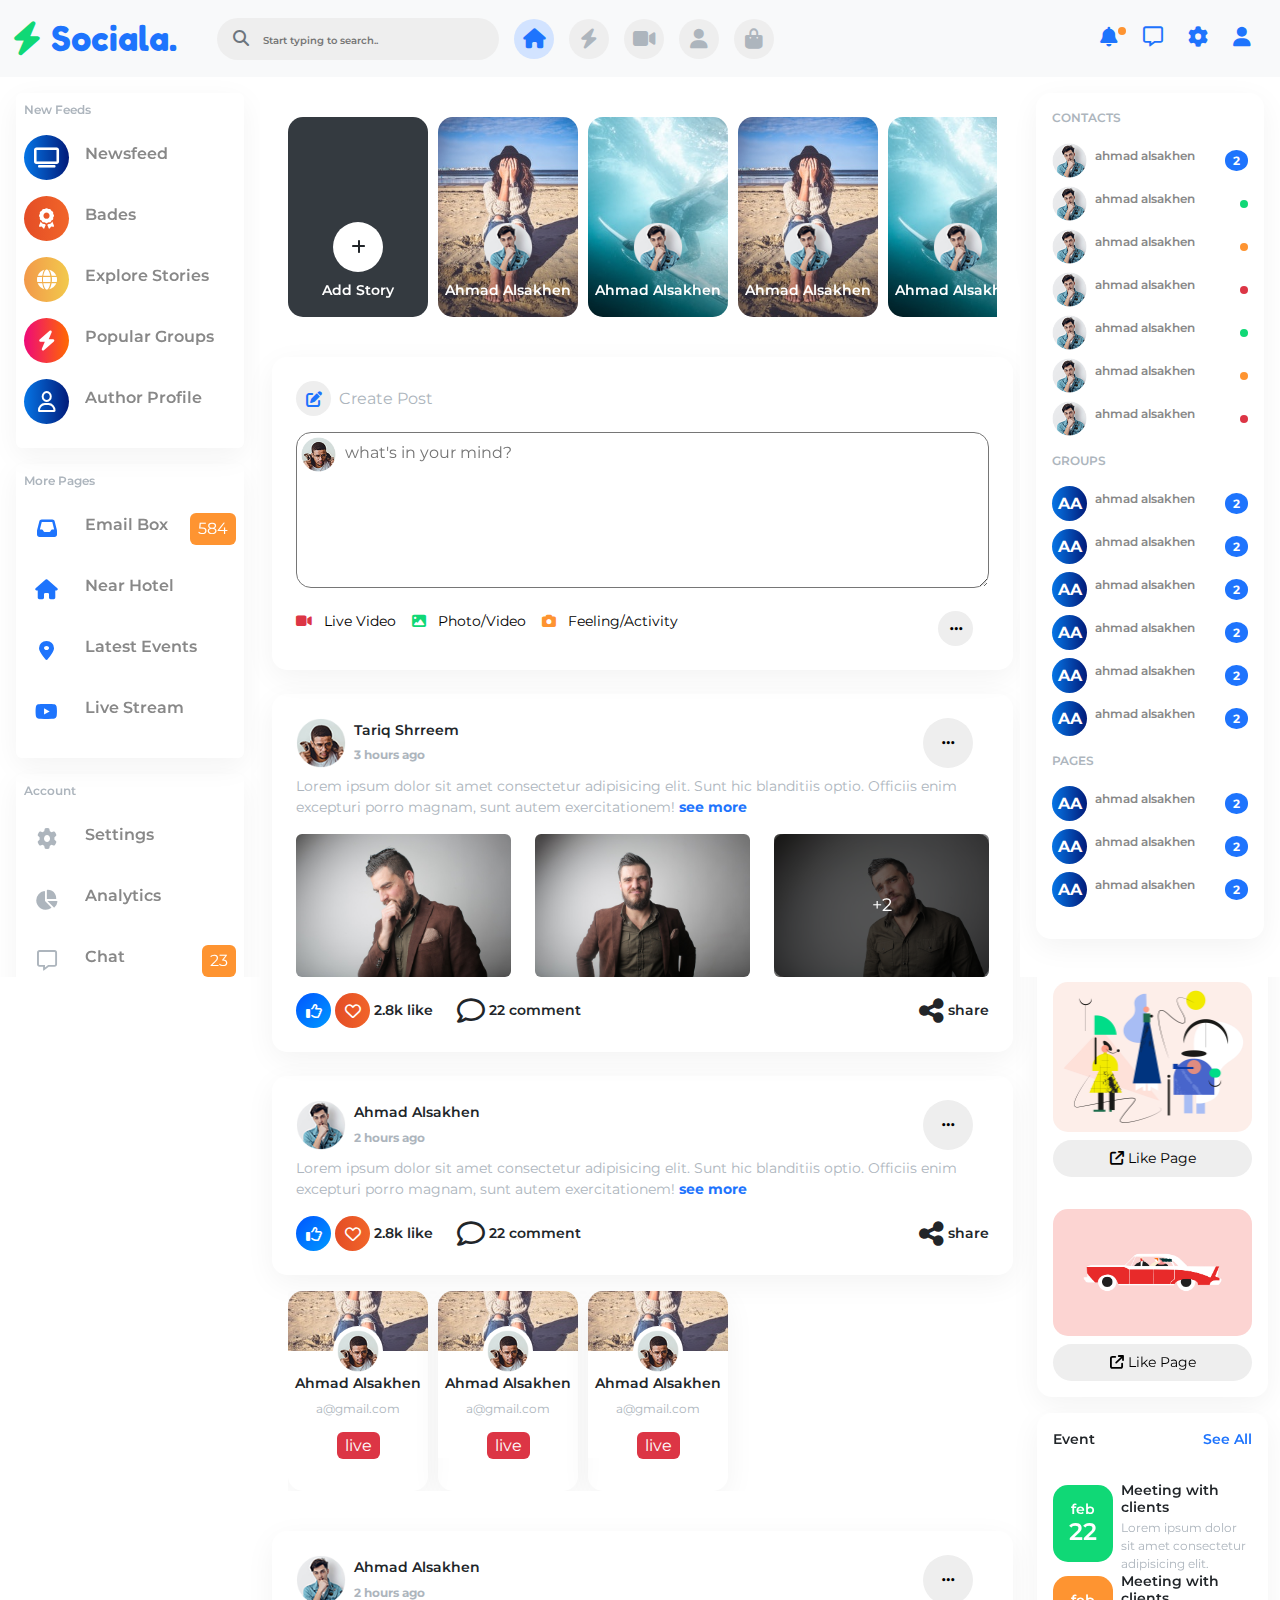
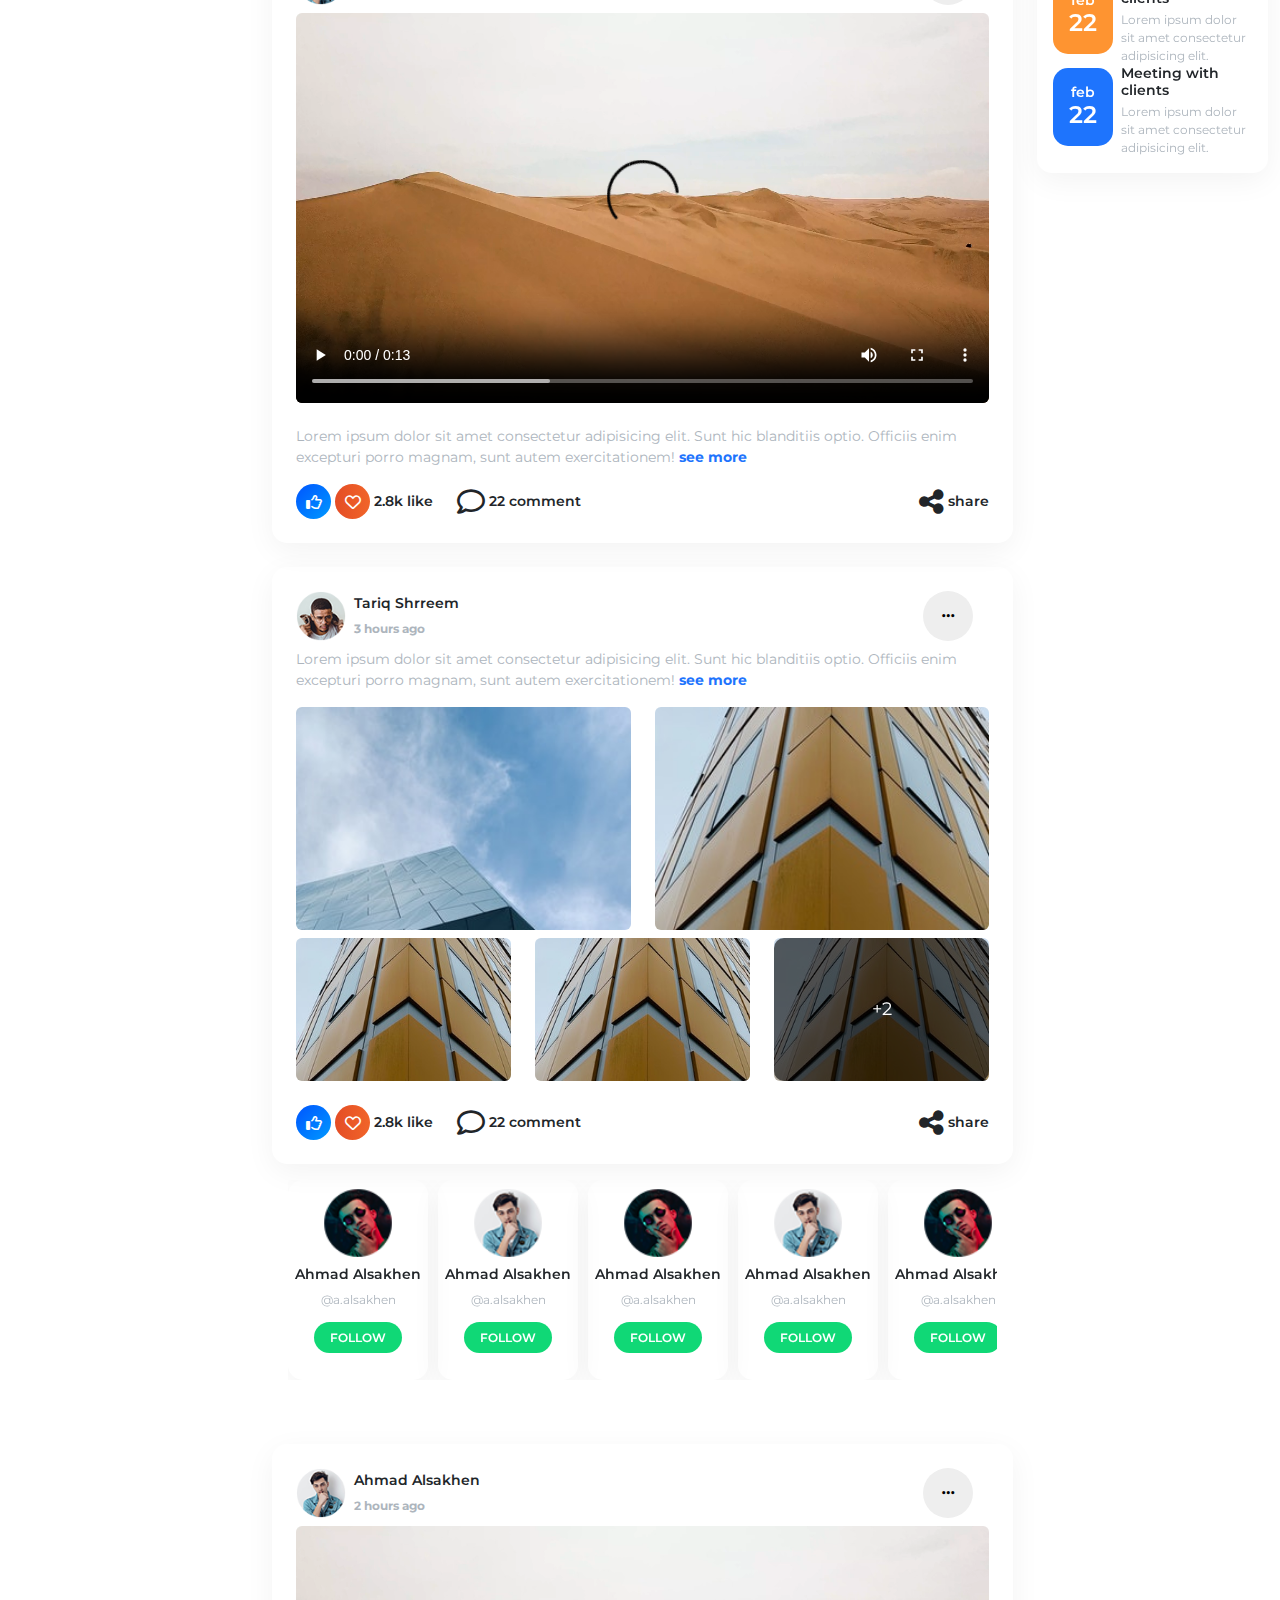
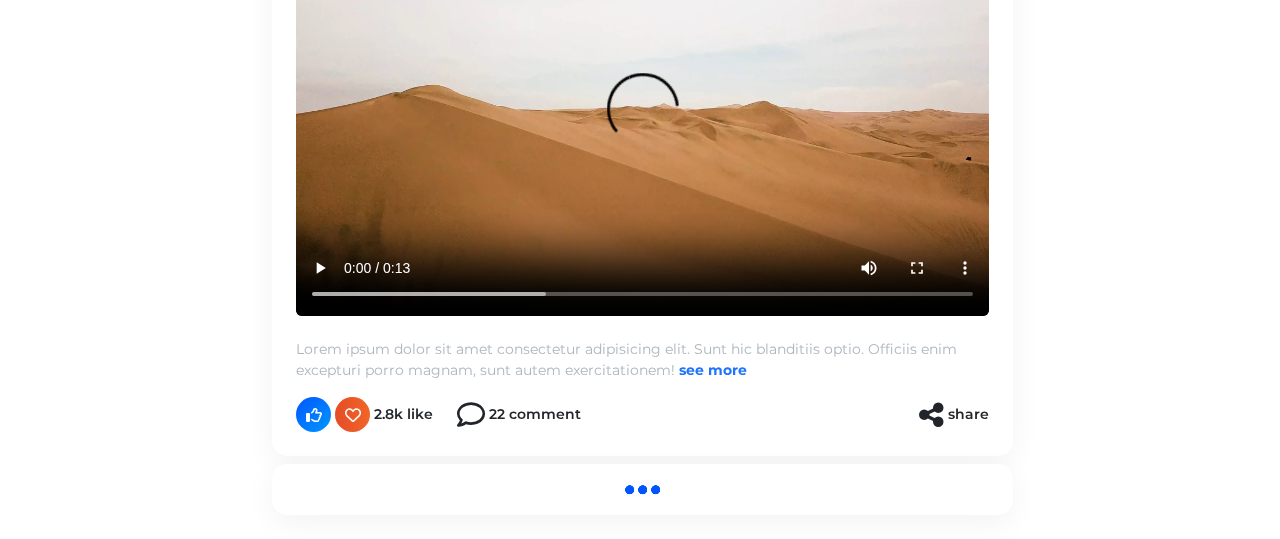
<file: index.html>
<!DOCTYPE html>
<html lang="en">

<head>
    <meta charset="UTF-8">
    <meta http-equiv="X-UA-Compatible" content="IE=edge">
    <meta name="viewport" content="width=device-width, initial-scale=1.0">
    <title>Document</title>
    <!-- bootstrap -->
    <link rel="stylesheet" href="vendor/css/bootstrap.min.css">
    <!-- fontawesome -->
    <link rel="stylesheet" href="vendor/css/all.min.css">
    <!-- owl carousel -->
    <link rel="stylesheet" href="vendor/css/owl.carousel.min.css">
    <link rel="stylesheet" href="vendor/css/owl.theme.default.min.css">
    <!-- lightbox-->
    <link rel="stylesheet" href="vendor/css/lightbox.min.css">
    <!-- customized -->
    <link rel="stylesheet" href="assets/css/style.css">
    <link rel="stylesheet" href="assets/css/navbar.css">
</head>

<body>

    <!-- start navbar -->
    <nav class="navbar navbar-expand-lg bg-light fixed-top">
        <div class="container-fluid justify-content-start">
            <a class="navbar-brand fredoka-font" href="index.html">
                <i class="fa-solid fa-bolt text-success"></i>
                <span class="text-primary">Sociala.</span>
            </a>

            <div class="search d-none d-lg-block d-flex align-items-center bg-gray p-2 rounded-pill ms-4">
                <i class="fa-solid fa-magnifying-glass ms-2 text-secondary"></i>
                <input type="search" class="bg-transparent border-0 mx-sm-2" placeholder="Start typing to search..">
            </div>

            <div class="first-list d-none d-xl-block" id="navbarSupportedContent">
                <ul class="navbar-nav me-auto mb-2 mb-lg-0">
                    <li class="nav-item">
                        <a class="nav-link active" aria-current="page" href="#">
                            <i class="fa-solid fa-house"></i>
                        </a>
                    </li>
                    <li class="nav-item">
                        <a class="nav-link" href="#">
                            <i class="fa-solid fa-bolt"></i>
                        </a>
                    </li>

                    <li class="nav-item">
                        <a class="nav-link" href="#">
                            <i class="fa-solid fa-video"></i>

                        </a>
                    </li>
                    <li class="nav-item">
                        <a class="nav-link" href="#">
                            <i class="fa-solid fa-user"></i>
                        </a>
                    </li>
                    <li class="nav-item">
                        <a class="nav-link" href="#">
                            <i class="fa-solid fa-bag-shopping"></i>
                        </a>
                    </li>
                </ul>
            </div>


            <div class="second-list d-none d-lg-block ms-auto" id="navbarSupportedContent">
                <ul class="navbar-nav me-auto mb-2 mb-lg-0">
                    <li class="nav-item">
                        <a class="nav-link active position-relative" aria-current="page" href="#">
                            <i class="fa-solid fa-bell"></i>
                            <span class="p-1 rounded-circle bg-warning position-absolute"></span>
                        </a>
                    </li>
                    <li class="nav-item">
                        <a class="nav-link" href="#">
                            <i class="fa-regular fa-message message-btn"></i>
                        </a>
                    </li>

                    <li class="nav-item">
                        <a class="nav-link" href="#">
                            <i class="fa-solid fa-gear infinite-rotate"></i>
                        </a>
                    </li>
                    <li class="nav-item">
                        <a class="nav-link" href="#">
                            <i class="fa-solid fa-user"></i>
                        </a>
                    </li>
                </ul>
            </div>


            <div class="third-list d-block d-lg-none ms-auto" id="navbarSupportedContent">
                <ul class="list-unstyled me-auto mb-2 mb-lg-0 d-flex align-items-center">
                    <li class="nav-item">
                        <a class="nav-link active" aria-current="page" href="#">
                            <i class="fa-regular fa-comment"></i>
                        </a>
                    </li>
                    <li class="nav-item">
                        <a class="nav-link" href="#">
                            <i class="fa-solid fa-video"></i>
                        </a>
                    </li>

                    <li class="nav-item">
                        <a class="nav-link" href="#">
                            <i class="fa-solid fa-magnifying-glass"></i>
                        </a>
                    </li>
                    <li class="nav-item">
                        <a class="nav-link" href="#">
                            <button class="offcanva-btn border-0 position-relative" type="button" data-bs-toggle="offcanvas"
                                data-bs-target="#offcanvasExample" aria-controls="offcanvasExample">
                            </button>
                        </a>
                    </li>
                </ul>
            </div>
        </div>
    </nav>

    <div class="offcanvas offcanvas-start d-block d-lg-none" data-bs-scroll="true" data-bs-backdrop="false" tabindex="-1" id="offcanvasExample" aria-labelledby="offcanvasExampleLabel">
        <div class="offcanvas-body">
            <div class="content-card mb-3 p-2 shadow-xss rounded">
                <p class="text-capitalize text-gray">new feeds</p>
                <ul class="list-unstyled">
                    <li class="mb-3">
                        <a href="#" class="d-flex align-items-center">
                            <i class="fa-solid fa-tv bg-blue-gradiant"></i>
                            <h3 class="ms-3">Newsfeed</h3>
                        </a>
                    </li>
                    <li class="mb-3">
                        <a href="#" class="d-flex align-items-center">
                            <i class="fa-solid fa-award bg-red-gradiant"></i>
                            <h3 class="ms-3">Bades</h3>
                        </a>
                    </li>
                    <li class="mb-3">
                        <a href="#" class="d-flex align-items-center">
                            <i class="fa-solid fa-globe bg-gold-gradiant "></i>
                            <h3 class="ms-3">Explore Stories</h3>
                        </a>
                    </li>
                    <li class="mb-3">
                        <a href="#" class="d-flex align-items-center">
                            <i class="fa-solid fa-bolt bg-mini-gradiant"></i>
                            <h3 class="ms-3">Popular Groups</h3>
                        </a>
                    </li>
                    <li class="mb-3">
                        <a href="#" class="d-flex align-items-center">
                            <i class="fa-regular fa-user bg-blue-gradiant"></i>
                            <h3 class="ms-3">Author Profile</h3>
                        </a>
                    </li>
                </ul>
            </div>

            <div class="content-card mb-3 p-2 shadow-xss rounded">
                <p class="text-capitalize text-gray">more pages</p>
                <ul class="list-unstyled">
                    <li class="mb-3">
                        <a href="#" class="d-flex align-items-center">
                            <i class="fa-solid fa-inbox"></i>
                            <h3 class="ms-3">Email Box</h3>
                            <span class="bg-warning text-white ms-auto px-2 py-1 rounded">
                                584
                            </span>
                        </a>
                    </li>
                    <li class="mb-3">
                        <a href="#" class="d-flex align-items-center">
                            <i class="fa-solid fa-house"></i>
                            <h3 class="ms-3">Near Hotel</h3>
                        </a>
                    </li>
                    <li class="mb-3">
                        <a href="#" class="d-flex align-items-center">
                            <i class="fa-solid fa-location-dot"></i>
                            <h3 class="ms-3">Latest Events</h3>
                        </a>
                    </li>
                    <li class="mb-3">
                        <a href="#" class="d-flex align-items-center">
                            <i class="fa-brands fa-youtube"></i>
                            <h3 class="ms-3">Live Stream</h3>
                        </a>
                    </li>
                    
                </ul>
            </div>

            <div class="content-card mb-3 p-2 shadow-xss rounded">
                <p class="text-capitalize text-gray">account</p>
                <ul class="list-unstyled">
                    <li class="mb-3">
                        <a href="#" class="d-flex align-items-center">
                            <i class="fa-solid fa-gear"></i>
                            <h3 class="ms-3">Settings</h3>
                        </a>
                    </li>
                    <li class="mb-3">
                        <a href="#" class="d-flex align-items-center">
                            <i class="fa-solid fa-chart-pie"></i>
                            <h3 class="ms-3">Analytics</h3>
                        </a>
                    </li>
                    <li class="mb-3">
                        <a href="#" class="d-flex align-items-center">
                            <i class="fa-regular fa-message"></i>
                            <h3 class="ms-3">Chat</h3>
                            <span class="bg-warning text-white ms-auto px-2 py-1 rounded">
                                23
                            </span>
                        </a>
                    </li>
                </ul>
            </div>
        </div>
    </div>
    <!-- end navbar -->

    <!-- start sidebar -->
    <aside class="sidebar position-fixed d-none d-lg-block">
        <div class="p-3">
            <div class="content-card mb-3 p-2 shadow-xss rounded">
                <p class="text-capitalize text-gray">new feeds</p>
                <ul class="list-unstyled">
                    <li class="mb-3">
                        <a href="#" class="d-flex align-items-center">
                            <i class="fa-solid fa-tv bg-blue-gradiant"></i>
                            <h3 class="ms-3">Newsfeed</h3>
                        </a>
                    </li>
                    <li class="mb-3">
                        <a href="#" class="d-flex align-items-center">
                            <i class="fa-solid fa-award bg-red-gradiant"></i>
                            <h3 class="ms-3">Bades</h3>
                        </a>
                    </li>
                    <li class="mb-3">
                        <a href="#" class="d-flex align-items-center">
                            <i class="fa-solid fa-globe bg-gold-gradiant "></i>
                            <h3 class="ms-3">Explore Stories</h3>
                        </a>
                    </li>
                    <li class="mb-3">
                        <a href="#" class="d-flex align-items-center">
                            <i class="fa-solid fa-bolt bg-mini-gradiant"></i>
                            <h3 class="ms-3">Popular Groups</h3>
                        </a>
                    </li>
                    <li class="mb-3">
                        <a href="#" class="d-flex align-items-center">
                            <i class="fa-regular fa-user bg-blue-gradiant"></i>
                            <h3 class="ms-3">Author Profile</h3>
                        </a>
                    </li>
                </ul>
            </div>

            <div class="content-card mb-3 p-2 shadow-xss rounded">
                <p class="text-capitalize text-gray">more pages</p>
                <ul class="list-unstyled">
                    <li class="mb-3">
                        <a href="#" class="d-flex align-items-center">
                            <i class="fa-solid fa-inbox"></i>
                            <h3 class="ms-3">Email Box</h3>
                            <span class="bg-warning text-white ms-auto px-2 py-1 rounded">
                                584
                            </span>
                        </a>
                    </li>
                    <li class="mb-3">
                        <a href="#" class="d-flex align-items-center">
                            <i class="fa-solid fa-house"></i>
                            <h3 class="ms-3">Near Hotel</h3>
                        </a>
                    </li>
                    <li class="mb-3">
                        <a href="#" class="d-flex align-items-center">
                            <i class="fa-solid fa-location-dot"></i>
                            <h3 class="ms-3">Latest Events</h3>
                        </a>
                    </li>
                    <li class="mb-3">
                        <a href="#" class="d-flex align-items-center">
                            <i class="fa-brands fa-youtube"></i>
                            <h3 class="ms-3">Live Stream</h3>
                        </a>
                    </li>
                    
                </ul>
            </div>

            <div class="content-card mb-3 p-2 shadow-xss rounded">
                <p class="text-capitalize text-gray">account</p>
                <ul class="list-unstyled">
                    <li class="mb-3">
                        <a href="#" class="d-flex align-items-center">
                            <i class="fa-solid fa-gear"></i>
                            <h3 class="ms-3">Settings</h3>
                        </a>
                    </li>
                    <li class="mb-3">
                        <a href="#" class="d-flex align-items-center">
                            <i class="fa-solid fa-chart-pie"></i>
                            <h3 class="ms-3">Analytics</h3>
                        </a>
                    </li>
                    <li class="mb-3">
                        <a href="#" class="d-flex align-items-center">
                            <i class="fa-regular fa-message"></i>
                            <h3 class="ms-3">Chat</h3>
                            <span class="bg-warning text-white ms-auto px-2 py-1 rounded">
                                23
                            </span>
                        </a>
                    </li>
                </ul>
            </div>
        </div>
    </aside>
    <!-- end sidebar -->

    <!-- start main-content -->
    <section class="main-content">
        <div class="container-fluid container-lg">
            <div class="row mt-4 pb-4">
                <!-- left side -->
                <div class="col-lg-8 col-xl-9 ">
                    <!-- stories -->
                    <div class="p-3">
                        <div class="owl-carousel stories-carousel">
                            <!-- single story -->
                            <div>
                                <div class="content position-absolute bottom-0">
                                    <span class="w50 bg-white d-flex align-items-center justify-content-center m-auto mb-2">
                                        <i class="fa-solid fa-plus"></i>
                                    </span>
                                    <p class="text-white text-capitalize font-xs fw-600">add story</p>
                                </div>
                            </div>
                            <!-- single story -->
                            <div>
                                <img src="assets/images/storeis/s-1.jpg" alt="">
                                <div class="content position-absolute bottom-0">
                                    <img src="assets/images/users/user-8.png" class="w50 m-auto mb-2" alt="">
                                    <p class="text-white text-capitalize font-xs fw-600">ahmad alsakhen</p>
                                </div>
                            </div>
                            <!-- single story -->
                            <div>
                                <img src="assets/images/storeis/s-2.jpg" alt="">
                                <div class="content position-absolute bottom-0">
                                    <img src="assets/images/users/user-8.png" class="w50 m-auto mb-2" alt="">
                                    <p class="text-white text-capitalize font-xs fw-600">ahmad alsakhen</p>
                                </div>
                            </div>
                            <!-- single story -->
                            <div>
                                <img src="assets/images/storeis/s-1.jpg" alt="">
                                <div class="content position-absolute bottom-0">
                                    <img src="assets/images/users/user-8.png" class="w50 m-auto mb-2" alt="">
                                    <p class="text-white text-capitalize font-xs fw-600">ahmad alsakhen</p>
                                </div>
                            </div>
                            <!-- single story -->
                            <div>
                                <img src="assets/images/storeis/s-2.jpg" alt="">
                                <div class="content position-absolute bottom-0">
                                    <img src="assets/images/users/user-8.png" class="w50 m-auto mb-2" alt="">
                                    <p class="text-white text-capitalize font-xs fw-600">ahmad alsakhen</p>
                                </div>
                            </div>
                            <!-- single story -->
                            <div>
                                <img src="assets/images/storeis/s-1.jpg" alt="">
                                <div class="content position-absolute bottom-0">
                                    <img src="assets/images/users/user-8.png" class="w50 m-auto mb-2" alt="">
                                    <p class="text-white text-capitalize font-xs fw-600">ahmad alsakhen</p>
                                </div>
                            </div>
                        </div>
                    </div>
                    <!-- end stories -->

                    <!-- create post -->
                    <div class="rounded-xxl shadow-xss p-4">
                        <div class="d-flex align-items-center">
                            <i class="fa-solid fa-pen-to-square w35 bg-gray center-item text-primary"></i>
                            <span class="text-gray text-capitalize ms-2">create post</span>
                        </div>
                        <div class="mt-3 position-relative">
                            <textarea rows="6" class="w-100 rounded-xxl ps-5 pt-2" placeholder="what's in your mind?"></textarea>
                            <img src="assets/images/users/user-6.png" class="w35 position-absolute" alt="" style="left: 5px; top: 5px;">
                        </div>
                        <div class="d-flex mt-3">
                            <a href="#" class="font-xs me-3">
                                <i class="fa-solid fa-video text-danger"></i>
                                <span class="ms-2 text-capitalize d-none d-md-inline-block">live video</span>
                            </a>
                            <a href="#" class="font-xs me-3">
                                <i class="fa-solid fa-image text-success"></i>
                                <span class="ms-2 text-capitalize d-none d-md-inline-block">photo/video</span>
                            </a>
                            <a href="#" class="font-xs me-3">
                                <i class="fa-solid fa-camera text-warning"></i>
                                <span class="ms-2 text-capitalize d-none d-md-inline-block">Feeling/activity</span>
                            </a>
                            <a href="#" class="font-xs me-3 bg-gray w35 center-item ms-auto">
                                <i class="fa-solid fa-ellipsis"></i>                            
                            </a>
                        </div>
                    </div>
                    <!-- end create post -->

                    <!-- post -->
                    <div class="rounded-xxl shadow-xss p-4 mt-4">
                        <div class="d-flex align-items-center">
                            <img src="assets/images/users/user-6.png" class="w50" alt="user pic">
                            <div class="ms-2">
                                <h3 class="font-xs m-0 text-capitalize fw-600">tariq shrreem</h3>
                                <p class="text-gray fw-bold font-xss mt-2 m-0">3 hours ago</p>
                            </div>
                            <a href="#" class="font-xs me-3 bg-gray w50 center-item ms-auto">
                                <i class="fa-solid fa-ellipsis"></i>                            
                            </a>
                        
                        </div>
                        <p class=" mt-2 text-gray font-xs">
                            Lorem ipsum dolor sit amet consectetur adipisicing elit. Sunt hic blanditiis optio. Officiis enim excepturi porro magnam, sunt autem exercitationem!
                            <a href="#" class="text-primary fw-bold">see more</a>
                        </p>

                        <div class="row">
                            <div class="col-4">
                                <a href="assets/images/t-10.jpg" data-lightbox="roadtrip" class="d-block">
                                    <img src="assets/images/t-10.jpg"  class="img-fluid rounded">
                                </a>
                            </div>
                            <div class="col-4">
                                <a href="assets/images/t-11.jpg" data-lightbox="roadtrip" class="d-block">
                                    <img src="assets/images/t-11.jpg"  class="img-fluid rounded">
                                </a>
                            </div>
                            <div class="col-4">
                                <a href="assets/images/t-12.jpg" data-lightbox="roadtrip" class="position-relative d-block">
                                    <img src="assets/images/t-12.jpg"  class="img-fluid rounded">
                                    <div class=" img-overlay">
                                        +2
                                    </div>
                                </a>
                            </div>
                        </div>
                        <div class="d-flex mt-3 align-items-center">
                            <div class="d-flex align-items-center">
                                <i class="fa-regular fa-thumbs-up text-white bg-primary-gradiant w35 center-item"></i>
                                <i class="fa-regular fa-heart text-white bg-red-gradiant w35 center-item ms-1"></i>
                                <span class="ms-1 fw-600 font-xs d-none d-md-inline-block">2.8k like</span>
                            </div>
                            <div class="ms-4 d-flex align-items-center">
                                <i class="fa-regular fa-comment fs-3"></i>
                                <span class="fw-600 ms-1 font-xs d-none d-md-inline-block">22 comment</span>
                            </div>
                            <div class="ms-auto d-flex align-items-center">
                                <i class="fa-solid fa-share-nodes fs-3"></i>
                                <span class="fw-600 ms-1 font-xs d-none d-md-inline-block">share</span>
                            </div>
                        </div>
                    </div>
                    <!-- end post -->

                    <!-- post -->
                    <div class="rounded-xxl shadow-xss p-4 mt-4">
                        <div class="d-flex align-items-center">
                            <img src="assets/images/users/user-8.png" class="w50" alt="user pic">
                            <div class="ms-2">
                                <h3 class="font-xs m-0 text-capitalize fw-600">ahmad alsakhen</h3>
                                <p class="text-gray fw-bold font-xss mt-2 m-0">2 hours ago</p>
                            </div>
                            <a href="#" class="font-xs me-3 bg-gray w50 center-item ms-auto">
                                <i class="fa-solid fa-ellipsis"></i>                            
                            </a>
                        
                        </div>
                        <p class=" mt-2 text-gray font-xs">
                            Lorem ipsum dolor sit amet consectetur adipisicing elit. Sunt hic blanditiis optio. Officiis enim excepturi porro magnam, sunt autem exercitationem!
                            <a href="#" class="text-primary fw-bold">see more</a>
                        </p>
                        <div class="d-flex mt-3 align-items-center">
                            <div class="d-flex align-items-center">
                                <i class="fa-regular fa-thumbs-up text-white bg-primary-gradiant w35 center-item"></i>
                                <i class="fa-regular fa-heart text-white bg-red-gradiant w35 center-item ms-1"></i>
                                <span class="ms-1 fw-600 font-xs d-none d-md-inline-block">2.8k like</span>
                            </div>
                            <div class="ms-4 d-flex align-items-center">
                                <i class="fa-regular fa-comment fs-3"></i>
                                <span class="fw-600 ms-1 font-xs d-none d-md-inline-block">22 comment</span>
                            </div>
                            <div class="ms-auto d-flex align-items-center">
                                <i class="fa-solid fa-share-nodes fs-3"></i>
                                <span class="fw-600 ms-1 font-xs d-none d-md-inline-block">share</span>
                            </div>
                        </div>
                    </div>
                    <!-- end post -->

                    <!-- lives -->
                    <div class="p-3">
                        <div class="owl-carousel lives-carousel">
                            <!-- single live -->
                            <div class="h-100">
                                <div class="top-section">
                                    <img src="assets/images/storeis/s-1.jpg" alt="">
                                </div>
                                <div class="bottom-section bg-white text-center position-relative">
                                    <div class="w50 bg-white p-1 position-absolute user-image">
                                        <img src="assets/images/users/user-6.png" class="img-fluid" alt="">
                                    </div>
                                    <div class="pt-4">
                                        <h3 class="font-xs fw-600 text-capitalize">ahmad alsakhen</h3>
                                        <span class="text-gray font-xss d-block mb-3">a@gmail.com</span>
                                        <a href="#" class="bg-danger px-2 py-1 text-white rounded text-xss">live</a>
                                    </div>
                                </div>
                            </div>
                            <!-- single live -->
                            <!-- single live -->
                            <div class="h-100">
                                <div class="top-section">
                                    <img src="assets/images/storeis/s-1.jpg" alt="">
                                </div>
                                <div class="bottom-section bg-white text-center position-relative">
                                    <div class="w50 bg-white p-1 position-absolute user-image">
                                        <img src="assets/images/users/user-6.png" class="img-fluid" alt="">
                                    </div>
                                    <div class="pt-4">
                                        <h3 class="font-xs fw-600 text-capitalize">ahmad alsakhen</h3>
                                        <span class="text-gray font-xss d-block mb-3">a@gmail.com</span>
                                        <a href="#" class="bg-danger px-2 py-1 text-white rounded text-xss">live</a>
                                    </div>
                                </div>
                            </div>
                            <!-- single live -->
                            <!-- single live -->
                            <div class="h-100">
                                <div class="top-section">
                                    <img src="assets/images/storeis/s-1.jpg" alt="">
                                </div>
                                <div class="bottom-section bg-white text-center position-relative">
                                    <div class="w50 bg-white p-1 position-absolute user-image">
                                        <img src="assets/images/users/user-6.png" class="img-fluid" alt="">
                                    </div>
                                    <div class="pt-4">
                                        <h3 class="font-xs fw-600 text-capitalize">ahmad alsakhen</h3>
                                        <span class="text-gray font-xss d-block mb-3">a@gmail.com</span>
                                        <a href="#" class="bg-danger px-2 py-1 text-white rounded text-xss">live</a>
                                    </div>
                                </div>
                            </div>
                            <!-- single live -->
                        </div>
                    </div>
                    <!-- end lives -->
                    <!-- post -->
                    <div class="rounded-xxl shadow-xss p-4 mt-4">
                        <div class="d-flex align-items-center pb-2">
                            <img src="assets/images/users/user-8.png" class="w50" alt="user pic">
                            <div class="ms-2">
                                <h3 class="font-xs m-0 text-capitalize fw-600">ahmad alsakhen</h3>
                                <p class="text-gray fw-bold font-xss mt-2 m-0">2 hours ago</p>
                            </div>
                            <a href="#" class="font-xs me-3 bg-gray w50 center-item ms-auto">
                                <i class="fa-solid fa-ellipsis"></i>                            
                            </a>
                        
                        </div>
                        <video src="assets/videos/desert_video.mp4" width="100%" class="rounded" controls ></video>
                        <p class=" mt-2 text-gray font-xs pt-2">
                            Lorem ipsum dolor sit amet consectetur adipisicing elit. Sunt hic blanditiis optio. Officiis enim excepturi porro magnam, sunt autem exercitationem!
                            <a href="#" class="text-primary fw-bold">see more</a>
                        </p>
                        <div class="d-flex mt-3 align-items-center">
                            <div class="d-flex align-items-center">
                                <i class="fa-regular fa-thumbs-up text-white bg-primary-gradiant w35 center-item"></i>
                                <i class="fa-regular fa-heart text-white bg-red-gradiant w35 center-item ms-1"></i>
                                <span class="ms-1 fw-600 font-xs d-none d-md-inline-block">2.8k like</span>
                            </div>
                            <div class="ms-4 d-flex align-items-center">
                                <i class="fa-regular fa-comment fs-3"></i>
                                <span class="fw-600 ms-1 font-xs d-none d-md-inline-block">22 comment</span>
                            </div>
                            <div class="ms-auto d-flex align-items-center">
                                <i class="fa-solid fa-share-nodes fs-3"></i>
                                <span class="fw-600 ms-1 font-xs d-none d-md-inline-block">share</span>
                            </div>
                        </div>
                    </div>
                    <!-- end post -->

                    
                    <!-- post -->
                    <div class="rounded-xxl shadow-xss p-4 mt-4">
                        <div class="d-flex align-items-center">
                            <img src="assets/images/users/user-6.png" class="w50" alt="user pic">
                            <div class="ms-2">
                                <h3 class="font-xs m-0 text-capitalize fw-600">tariq shrreem</h3>
                                <p class="text-gray fw-bold font-xss mt-2 m-0">3 hours ago</p>
                            </div>
                            <a href="#" class="font-xs me-3 bg-gray w50 center-item ms-auto">
                                <i class="fa-solid fa-ellipsis"></i>                            
                            </a>
                        
                        </div>
                        <p class=" mt-2 text-gray font-xs">
                            Lorem ipsum dolor sit amet consectetur adipisicing elit. Sunt hic blanditiis optio. Officiis enim excepturi porro magnam, sunt autem exercitationem!
                            <a href="#" class="text-primary fw-bold">see more</a>
                        </p>

                        <div class="row">
                            <div class="col-6 mb-2">
                                <a href="assets/images/buildings/t-21.jpg" data-lightbox="buildings" class="d-block">
                                    <img src="assets/images/buildings/t-21.jpg"  class="img-fluid w-100 rounded">
                                </a>
                            </div>
                            <div class="col-6 mb-2">
                                <a href="assets/images/buildings/t-22.jpg" data-lightbox="buildings" class="d-block">
                                    <img src="assets/images/buildings/t-22.jpg"  class="img-fluid w-100 rounded">
                                </a>
                            </div>
                            <div class="col-4 mb-2">
                                <a href="assets/images/buildings/t-22.jpg" data-lightbox="buildings" class="d-block">
                                    <img src="assets/images/buildings/t-22.jpg"  class="img-fluid w-100 rounded">
                                </a>
                            </div>
                            <div class="col-4 mb-2">
                                <a href="assets/images/buildings/t-22.jpg" data-lightbox="buildings" class="d-block">
                                    <img src="assets/images/buildings/t-22.jpg"  class="img-fluid w-100 rounded">
                                </a>
                            </div>
                            <div class="col-4 mb-2">
                                <a href="assets/images/buildings/t-36.jpg" data-lightbox="buildings" class="position-relative d-block">
                                    <img src="assets/images/buildings/t-22.jpg"  class="img-fluid w-100 rounded">
                                    <div class=" img-overlay">
                                        +2
                                    </div>
                                </a>
                            </div>
                        </div>
                        <div class="d-flex mt-3 align-items-center">
                            <div class="d-flex align-items-center">
                                <i class="fa-regular fa-thumbs-up text-white bg-primary-gradiant w35 center-item"></i>
                                <i class="fa-regular fa-heart text-white bg-red-gradiant w35 center-item ms-1"></i>
                                <span class="ms-1 fw-600 font-xs d-none d-md-inline-block">2.8k like</span>
                            </div>
                            <div class="ms-4 d-flex align-items-center">
                                <i class="fa-regular fa-comment fs-3"></i>
                                <span class="fw-600 ms-1 font-xs d-none d-md-inline-block">22 comment</span>
                            </div>
                            <div class="ms-auto d-flex align-items-center">
                                <i class="fa-solid fa-share-nodes fs-3"></i>
                                <span class="fw-600 ms-1 font-xs d-none d-md-inline-block">share</span>
                            </div>
                        </div>
                    </div>
                    <!-- end post -->

                    
                    <!-- following carousel -->
                    <div class="p-3">
                        <div class="owl-carousel follows-carousel">
                            <!-- single follow -->
                            <div class="h-100 text-center py-2">
                                <img src="assets/images/users/user-7.png" class="w-50 m-auto" alt="">
                                <h3 class="font-xs pt-2 fw-600 text-capitalize">ahmad alsakhen</h3>
                                <p class="text-gray font-xss">@a.alsakhen</p>
                                <a href="#" class="text-uppercase bg-success font-xss text-white fw-600 px-3 py-2 rounded-pill">follow</a>
                            </div>
                            <!-- single follow -->
                            <!-- single follow -->
                            <div class="h-100 text-center py-2">
                                <img src="assets/images/users/user-8.png" class="w-50 m-auto" alt="">
                                <h3 class="font-xs pt-2 fw-600 text-capitalize">ahmad alsakhen</h3>
                                <p class="text-gray font-xss">@a.alsakhen</p>
                                <a href="#" class="text-uppercase bg-success font-xss text-white fw-600 px-3 py-2 rounded-pill">follow</a>
                            </div>
                            <!-- single follow -->
                            <!-- single follow -->
                            <div class="h-100 text-center py-2">
                                <img src="assets/images/users/user-7.png" class="w-50 m-auto" alt="">
                                <h3 class="font-xs pt-2 fw-600 text-capitalize">ahmad alsakhen</h3>
                                <p class="text-gray font-xss">@a.alsakhen</p>
                                <a href="#" class="text-uppercase bg-success font-xss text-white fw-600 px-3 py-2 rounded-pill">follow</a>
                            </div>
                            <!-- single follow -->
                                <!-- single follow -->
                                <div class="h-100 text-center py-2">
                                    <img src="assets/images/users/user-8.png" class="w-50 m-auto" alt="">
                                    <h3 class="font-xs pt-2 fw-600 text-capitalize">ahmad alsakhen</h3>
                                    <p class="text-gray font-xss">@a.alsakhen</p>
                                    <a href="#" class="text-uppercase bg-success font-xss text-white fw-600 px-3 py-2 rounded-pill">follow</a>
                                </div>
                                <!-- single follow -->
                                    <!-- single follow -->
                            <div class="h-100 text-center py-2">
                                <img src="assets/images/users/user-7.png" class="w-50 m-auto" alt="">
                                <h3 class="font-xs pt-2 fw-600 text-capitalize">ahmad alsakhen</h3>
                                <p class="text-gray font-xss">@a.alsakhen</p>
                                <a href="#" class="text-uppercase bg-success font-xss text-white fw-600 px-3 py-2 rounded-pill">follow</a>
                            </div>
                            <!-- single follow -->
                        </div>
                    </div>
                    <!-- end following carousel -->

                    <!-- post -->
                    <div class="rounded-xxl shadow-xss p-4 mt-4">
                        <div class="d-flex align-items-center pb-2">
                            <img src="assets/images/users/user-8.png" class="w50" alt="user pic">
                            <div class="ms-2">
                                <h3 class="font-xs m-0 text-capitalize fw-600">ahmad alsakhen</h3>
                                <p class="text-gray fw-bold font-xss mt-2 m-0">2 hours ago</p>
                            </div>
                            <a href="#" class="font-xs me-3 bg-gray w50 center-item ms-auto">
                                <i class="fa-solid fa-ellipsis"></i>                            
                            </a>
                        
                        </div>
                        <video src="assets/videos/desert_video.mp4" width="100%" class="rounded" controls ></video>
                        <p class=" mt-2 text-gray font-xs pt-2">
                            Lorem ipsum dolor sit amet consectetur adipisicing elit. Sunt hic blanditiis optio. Officiis enim excepturi porro magnam, sunt autem exercitationem!
                            <a href="#" class="text-primary fw-bold">see more</a>
                        </p>
                        <div class="d-flex mt-3 align-items-center">
                            <div class="d-flex align-items-center">
                                <i class="fa-regular fa-thumbs-up text-white bg-primary-gradiant w35 center-item"></i>
                                <i class="fa-regular fa-heart text-white bg-red-gradiant w35 center-item ms-1"></i>
                                <span class="ms-1 fw-600 font-xs d-none d-md-inline-block">2.8k like</span>
                            </div>
                            <div class="ms-4 d-flex align-items-center">
                                <i class="fa-regular fa-comment fs-3"></i>
                                <span class="fw-600 ms-1 font-xs d-none d-md-inline-block">22 comment</span>
                            </div>
                            <div class="ms-auto d-flex align-items-center">
                                <i class="fa-solid fa-share-nodes fs-3"></i>
                                <span class="fw-600 ms-1 font-xs d-none d-md-inline-block">share</span>
                            </div>
                        </div>
                    </div>
                    <!-- end post -->
                    <!-- loader -->
                    <div class="bg-white p-3 shadow-xss d-flex justify-content-center rounded-xxl mt-2">
                        <div class="dots"></div>
                    </div>
                </div>
                <!-- right side -->
                <div class="col-lg-4 col-xl-3">
                    <!-- friesd requests -->
                    <div class="rounded-xxl bg-white shadow-xss mb-3">
                        <div class="d-flex p-3 align-items-center justify-content-between border-bottom">
                            <h4 class="text-capitalize font-xs fw-600 m-0">friend request</h4>
                            <a href="#" class="text-capitalize font-xs fw-600 text-primary">see all</a>
                        </div>
                        <!-- single -friend card -->
                        <div class="p-3">
                            <div class="d-flex align-items-center">
                                <img src="assets/images/users/user-8.png" alt="">
                                <div class="d-flex flex-column ms-3">
                                    <h4 class="font-xs fw-600 text-capitalize m-0">
                                        tariq shreem
                                    </h4>
                                    <p class="font-xss text-gray m-0 mt-2">
                                        12 mutual friend
                                    </p>
                                </div>
                            </div>
                            <div class="d-flex mt-2">
                                <a href="#" class="text-capitalize px-4 py-2 rounded-pill font-xss text-white bg-primary-gradiant">
                                    confirm
                                </a>
                                <a href="#" class="text-capitalize px-4 py-2 rounded-pill font-xss bg-gray ms-3">
                                    delete
                                </a>
                            </div>
                        </div>
                    </div>

                    <!-- confirm friends -->
                    <div class="rounded-xxl bg-white shadow-xss mb-3 pb-3">
                        <div class="d-flex p-3 align-items-center justify-content-between">
                            <h4 class="text-capitalize font-xs fw-600 m-0">confirm friend</h4>
                            <a href="#" class="text-capitalize font-xs fw-600 text-primary">see all</a>
                        </div>
                        <!-- single -friend card -->
                        <div class="px-3 mb-2">
                            <div class="d-flex align-items-center bg-gray rounded p-2">
                                <img src="assets/images/users/user-8.png" alt="">
                                <div class="d-flex flex-column ms-3">
                                    <h4 class="font-xs fw-600 text-capitalize m-0">
                                        tariq shreem
                                    </h4>
                                    <p class="font-xss text-gray m-0 mt-2">
                                        12 mutual friend
                                    </p>
                                </div>
                                <a href="#" class="w35 bg-white d-flex align-items-center justify-content-center ms-auto">+</a>
                            </div>
                        </div>
                        <!-- single -friend card -->
                        <div class="px-3 mb-2">
                            <div class="d-flex align-items-center bg-gray rounded p-2">
                                <img src="assets/images/users/user-8.png" alt="">
                                <div class="d-flex flex-column ms-3">
                                    <h4 class="font-xs fw-600 text-capitalize m-0">
                                        tariq shreem
                                    </h4>
                                    <p class="font-xss text-gray m-0 mt-2">
                                        12 mutual friend
                                    </p>
                                </div>
                                <a href="#" class="w35 bg-white d-flex align-items-center justify-content-center ms-auto">+</a>
                            </div>
                        </div>
                        
                    </div>

                    <!-- suggest -->
                    <div class="rounded-xxl bg-white shadow-xss mb-3">
                        <div class="d-flex p-3 align-items-center justify-content-between border-bottom">
                            <h4 class="text-capitalize font-xs fw-600 m-0">suggest group</h4>
                            <a href="#" class="text-capitalize font-xs fw-600 text-primary">see all</a>
                        </div>

                        <div class="p-3">
                            <img src="assets/images/e-2.jpg" class="img-fluid rounded-xxl" alt="">

                            <ul class="list-unstyled d-flex align-items-center mt-3">
                                <li class="w20">
                                    <img src="assets/images/users/user-6.png" alt="" class="w35">
                                </li>
                                <li class="w20">
                                    <img src="assets/images/users/user-6.png" alt="" class="w35">
                                </li>
                                <li class="w20">
                                    <img src="assets/images/users/user-6.png" alt="" class="w35">
                                </li>
                                <li class="w20">
                                    <img src="assets/images/users/user-6.png" alt="" class="w35">
                                </li>
                                <li class="w20">
                                    <a href="#" class="w35 text-gray bg-gray d-flex align-items-center justify-content-center font-xss fw-600">+2</a>
                                </li>
                                <li class="ms-3 ms-md-5">
                                    <p class="text-gray font-xss fw-600 m-0">member apply</p>
                                </li>
                                
                            </ul>
                        </div>
                    </div>

                    <!-- suggest pages -->
                    <div class="rounded-xxl bg-white shadow-xss mb-3">
                        <div class="d-flex p-3 align-items-center justify-content-between border-bottom">
                            <h4 class="text-capitalize font-xs fw-600 m-0">suggest group</h4>
                            <a href="#" class="text-capitalize font-xs fw-600 text-primary">see all</a>
                        </div>
                        <!-- single page -->
                        <div class="p-3">
                            <img src="assets/images/pages/bb-16.png" class="img-fluid rounded-xxl" alt="">
                            <a href="#" class="bg-gray rounded-pill py-2 text-capitalize font-xs mt-2 text-black w-100 d-inline-block text-center">
                                <i class="fa-solid fa-arrow-up-right-from-square"></i>
                                like page
                            </a>
                        </div>
                        <!-- single page -->
                        <div class="p-3">
                            <img src="assets/images/pages/bb-9.jpg" class="img-fluid rounded-xxl" alt="">
                            <a href="#" class="bg-gray rounded-pill py-2 text-capitalize font-xs mt-2 text-black w-100 d-inline-block text-center">
                                <i class="fa-solid fa-arrow-up-right-from-square"></i>
                                like page
                            </a>
                        </div>
                    </div>

                    <!-- sevents -->
                    <div class="rounded-xxl bg-white shadow-xss mb-3">
                        <div class="d-flex p-3 align-items-center justify-content-between ">
                            <h4 class="text-capitalize font-xs fw-600 m-0">event</h4>
                            <a href="#" class="text-capitalize font-xs fw-600 text-primary">see all</a>
                        </div>
                        <!-- events -->
                        <div class="p-3">
                            <!-- single event -->
                            <div class="d-flex align-items-center">
                                <h4 class="bg-success rounded-xxl text-white p-3 text-center fw-600">
                                    <span class="d-block font-xs">
                                        feb
                                    </span>
                                    22
                                </h4>
                                <div class="ms-2">
                                    <h4 class="m-0 font-xs fw-600">
                                        Meeting with clients
                                    </h4>
                                    <p class="m-0 mt-1 font-xss text-gray">
                                        Lorem ipsum dolor sit amet consectetur adipisicing elit.
                                    </p>
                                </div>
                            </div>

                            <!-- single event -->
                            <div class="d-flex align-items-center">
                                <h4 class="bg-warning rounded-xxl text-white p-3 text-center fw-600">
                                    <span class="d-block font-xs">
                                        feb
                                    </span>
                                    22
                                </h4>
                                <div class="ms-2">
                                    <h4 class="m-0 font-xs fw-600">
                                        Meeting with clients
                                    </h4>
                                    <p class="m-0 mt-1 font-xss text-gray">
                                        Lorem ipsum dolor sit amet consectetur adipisicing elit.
                                    </p>
                                </div>
                            </div>

                            <!-- single event -->
                            <div class="d-flex align-items-center">
                                <h4 class="bg-primary rounded-xxl text-white p-3 text-center fw-600">
                                    <span class="d-block font-xs">
                                        feb
                                    </span>
                                    22
                                </h4>
                                <div class="ms-2">
                                    <h4 class="m-0 font-xs fw-600">
                                        Meeting with clients
                                    </h4>
                                    <p class="m-0 mt-1 font-xss text-gray">
                                        Lorem ipsum dolor sit amet consectetur adipisicing elit.
                                    </p>
                                </div>
                            </div>
                        </div>
                    </div>
                </div>
            </div>
            
        </div>
    </section>
    <!-- end main-content -->

    <!-- start chat-contact -->
    <div class="chat-contacts position-fixed d-none d-lg-block p-3 bg-white">
        <div class="content-card rounded-xxl shadow-xss p-3">
            <p class="text-uppercase text-gray">contacts</p>
            <ul class="list-unstyled">
                <li class="d-flex align-items-center item mb-2">
                    <img src="assets/images/users/user-8.png" alt="user image" class="w35">
                    <h3 class="ms-2">ahmad alsakhen</h3>
                    <span class="ms-auto badge bg-primary rounded-circle">2</span>
                </li>
                <li class="d-flex align-items-center item mb-2">
                    <img src="assets/images/users/user-8.png" alt="user image" class="w35">
                    <h3 class="ms-2">ahmad alsakhen</h3>
                    <span class="ms-auto rounded-circle p-1 bg-success"></span>
                </li>
                <li class="d-flex align-items-center item mb-2">
                    <img src="assets/images/users/user-8.png" alt="user image" class="w35">
                    <h3 class="ms-2">ahmad alsakhen</h3>
                    <span class="ms-auto rounded-circle p-1 bg-warning"></span>
                </li>
                <li class="d-flex align-items-center item mb-2">
                    <img src="assets/images/users/user-8.png" alt="user image" class="w35">
                    <h3 class="ms-2">ahmad alsakhen</h3>
                    <span class="ms-auto rounded-circle p-1 bg-danger"></span>
                </li>
                <li class="d-flex align-items-center item mb-2">
                    <img src="assets/images/users/user-8.png" alt="user image" class="w35">
                    <h3 class="ms-2">ahmad alsakhen</h3>
                    <span class="ms-auto rounded-circle p-1 bg-success"></span>
                </li>
                <li class="d-flex align-items-center item mb-2">
                    <img src="assets/images/users/user-8.png" alt="user image" class="w35">
                    <h3 class="ms-2">ahmad alsakhen</h3>
                    <span class="ms-auto rounded-circle p-1 bg-warning"></span>
                </li>
                <li class="d-flex align-items-center item mb-2">
                    <img src="assets/images/users/user-8.png" alt="user image" class="w35">
                    <h3 class="ms-2">ahmad alsakhen</h3>
                    <span class="ms-auto rounded-circle p-1 bg-danger"></span>
                </li>
            </ul>

            <p class="text-uppercase text-gray">groups</p>
            <ul class="list-unstyled">
                <li class="d-flex align-items-center item mb-2">
                    <span class="w35 text-uppercase bg-blue-gradiant text-white d-flex align-items-center justify-content-center fw-bolder">aa</span>
                    <h3 class="ms-2">ahmad alsakhen</h3>
                    <span class="ms-auto badge bg-primary rounded-circle">2</span>
                </li>
                <li class="d-flex align-items-center item mb-2">
                    <span class="w35 text-uppercase bg-blue-gradiant text-white d-flex align-items-center justify-content-center fw-bolder">aa</span>
                    <h3 class="ms-2">ahmad alsakhen</h3>
                    <span class="ms-auto badge bg-primary rounded-circle">2</span>
                </li>
                <li class="d-flex align-items-center item mb-2">
                    <span class="w35 text-uppercase bg-blue-gradiant text-white d-flex align-items-center justify-content-center fw-bolder">aa</span>
                    <h3 class="ms-2">ahmad alsakhen</h3>
                    <span class="ms-auto badge bg-primary rounded-circle">2</span>
                </li>
                <li class="d-flex align-items-center item mb-2">
                    <span class="w35 text-uppercase bg-blue-gradiant text-white d-flex align-items-center justify-content-center fw-bolder">aa</span>
                    <h3 class="ms-2">ahmad alsakhen</h3>
                    <span class="ms-auto badge bg-primary rounded-circle">2</span>
                </li>
                <li class="d-flex align-items-center item mb-2">
                    <span class="w35 text-uppercase bg-blue-gradiant text-white d-flex align-items-center justify-content-center fw-bolder">aa</span>
                    <h3 class="ms-2">ahmad alsakhen</h3>
                    <span class="ms-auto badge bg-primary rounded-circle">2</span>
                </li>
                <li class="d-flex align-items-center item mb-2">
                    <span class="w35 text-uppercase bg-blue-gradiant text-white d-flex align-items-center justify-content-center fw-bolder">aa</span>
                    <h3 class="ms-2">ahmad alsakhen</h3>
                    <span class="ms-auto badge bg-primary rounded-circle">2</span>
                </li>
            </ul>
            
            <p class="text-uppercase text-gray">pages</p>
            <ul class="list-unstyled">
                <li class="d-flex align-items-center item mb-2">
                    <span class="w35 text-uppercase bg-blue-gradiant text-white d-flex align-items-center justify-content-center fw-bolder">aa</span>
                    <h3 class="ms-2">ahmad alsakhen</h3>
                    <span class="ms-auto badge bg-primary rounded-circle">2</span>
                </li>
                <li class="d-flex align-items-center item mb-2">
                    <span class="w35 text-uppercase bg-blue-gradiant text-white d-flex align-items-center justify-content-center fw-bolder">aa</span>
                    <h3 class="ms-2">ahmad alsakhen</h3>
                    <span class="ms-auto badge bg-primary rounded-circle">2</span>
                </li>
                <li class="d-flex align-items-center item mb-2">
                    <span class="w35 text-uppercase bg-blue-gradiant text-white d-flex align-items-center justify-content-center fw-bolder">aa</span>
                    <h3 class="ms-2">ahmad alsakhen</h3>
                    <span class="ms-auto badge bg-primary rounded-circle">2</span>
                </li>
            </ul>

        </div>
    </div>
    <!-- end chat-contact -->




    <!-- bootstrap -->
    <script src="vendor/js/bootstrap.min.js"></script>
    <!-- jquery -->
    <script src="vendor/js/jquery-3.6.2.min.js"></script>
    <!-- lightbox -->
    <script src="vendor/js/lightbox.min.js"></script>
    <!-- owl -->
    <script src="vendor/js/owl.carousel.min.js"></script>
    <!-- custmoized -->
    <script src="assets/js/main.js"></script>
</body>

</html>
</file>
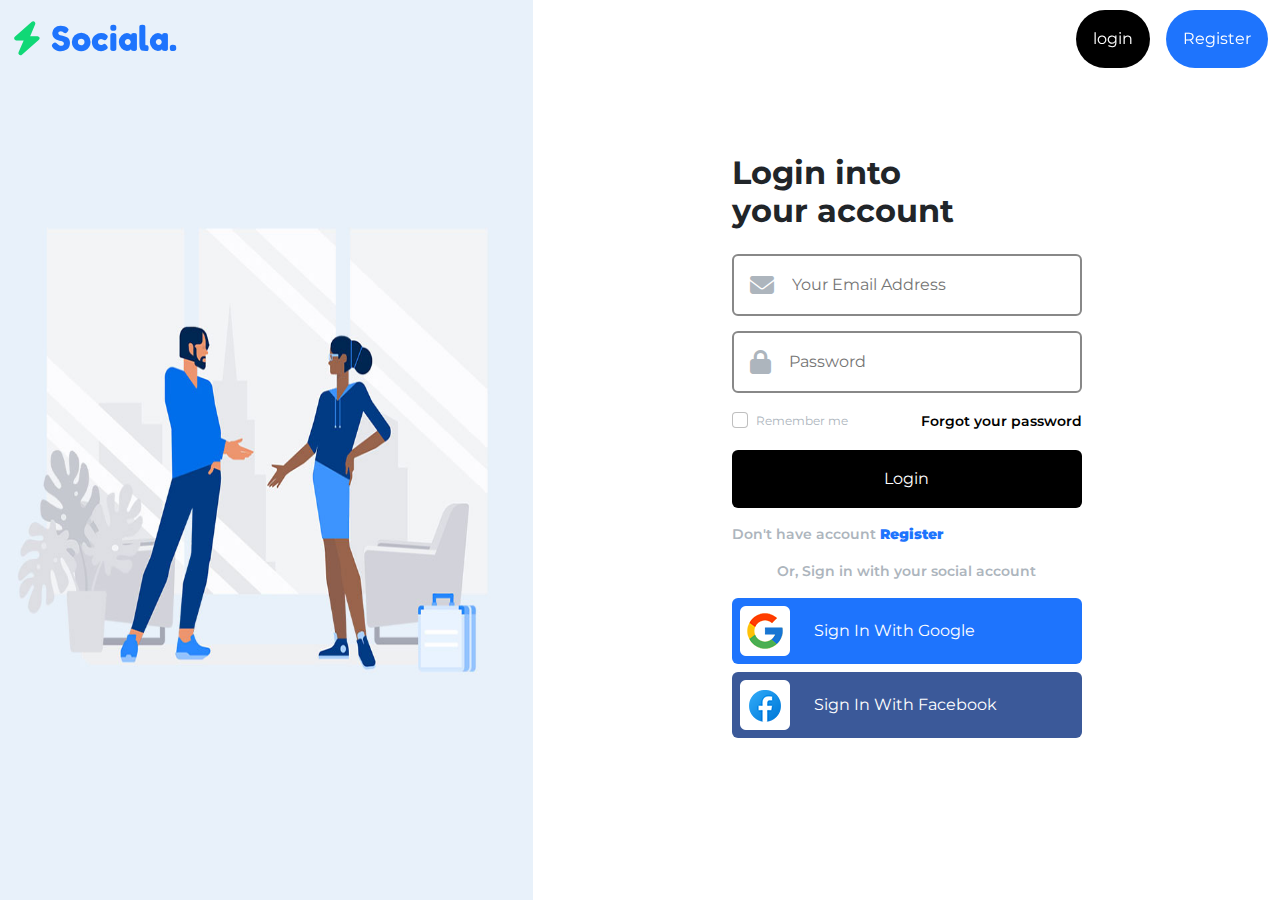
<file: login.html>
<!DOCTYPE html>
<html lang="en">

<head>
    <meta charset="UTF-8">
    <meta http-equiv="X-UA-Compatible" content="IE=edge">
    <meta name="viewport" content="width=device-width, initial-scale=1.0">
    <title>Document</title>
    <!-- bootstrap -->
    <link rel="stylesheet" href="vendor/css/bootstrap.min.css">
    <!-- fontawesome -->
    <link rel="stylesheet" href="vendor/css/all.min.css">
    <!-- owl carousel -->
    <link rel="stylesheet" href="vendor/css/owl.carousel.min.css">
    <link rel="stylesheet" href="vendor/css/owl.theme.default.min.css">
    <!-- lightbox-->
    <link rel="stylesheet" href="vendor/css/lightbox.min.css">
    <!-- customized -->
    <link rel="stylesheet" href="assets/css/style.css">
    <link rel="stylesheet" href="assets/css/navbar.css">
    <style>
        .form-wrapper {
            min-width: 350px;
            max-width: 400px;
        }

        input {
            outline: none;
        }

        .input-holder {
            border: 2px solid var(--text-gray-888);
            margin-bottom: 15px;
        }

        .input-holder:focus-within {
            border-color: blue;
            border-width: 2px;
        }
    </style>
</head>

<body>

    <!-- start navbar -->
    <nav class="navbar navbar-expand-lg bg-transparent fixed-top">
        <div class="container-fluid justify-content-start">
            <a class="navbar-brand fredoka-font" href="index.html">
                <i class="fa-solid fa-bolt text-success"></i>
                <span class="text-primary">Sociala.</span>
            </a>


            <div class="second-list d-none d-lg-block ms-auto" id="navbarSupportedContent">
                <div class="d-flex">
                    <!-- Login Button trigger modal -->
                    <button type="button" class="btn bg-black rounded-pill p-3 text-white me-3" data-bs-toggle="modal"
                        data-bs-target="#loginModal">
                        login
                    </button>

                    <!-- Register Button trigger modal -->
                    <button type="button" class="btn bg-primary rounded-pill p-3 text-white" data-bs-toggle="modal"
                        data-bs-target="#registerModal">
                        Register
                    </button>
                </div>
            </div>


            <div class="third-list d-block d-lg-none ms-auto" id="navbarSupportedContent">
                <ul class="list-unstyled me-auto mb-2 mb-lg-0 d-flex align-items-center">
                    <li class="nav-item">
                        <a class="nav-link active" aria-current="page" href="#">
                            <i class="fa-regular fa-comment"></i>
                        </a>
                    </li>
                    <li class="nav-item">
                        <a class="nav-link" href="#">
                            <i class="fa-solid fa-video"></i>
                        </a>
                    </li>

                    <li class="nav-item">
                        <a class="nav-link" href="#">
                            <i class="fa-solid fa-magnifying-glass"></i>
                        </a>
                    </li>
                    <li class="nav-item">
                        <a class="nav-link" href="#">
                            <button class="offcanva-btn border-0 position-relative" type="button"
                                data-bs-toggle="offcanvas" data-bs-target="#offcanvasExample"
                                aria-controls="offcanvasExample">
                            </button>
                        </a>
                    </li>
                </ul>
            </div>
        </div>
    </nav>

    <!-- login Modal -->
    <div class="modal fade" id="loginModal" tabindex="-1" aria-labelledby="exampleModalLabel" aria-hidden="true">
        <div class="modal-dialog modal-dialog-centered">
            <div class="modal-content">
                <div class="modal-header">
                    <button type="button" class="btn-close" data-bs-dismiss="modal" aria-label="Close"></button>
                </div>
                <div class="modal-body p-3">
                    <h2 class="fw-bolder">Login into <br> your account</h2>
                    <form class="py-3">
                        <div class="input-holder d-flex align-items-center p-3 rounded">
                            <i class="fa-solid fa-envelope text-gray pe-3 fs-4"></i>
                            <input type="email" class="bg-transparent border-0 shadow-none"
                                placeholder="Your Email Address">
                        </div>
                        <div class="input-holder d-flex align-items-center p-3 rounded">
                            <i class="fa-solid fa-lock text-gray pe-3 fs-4"></i>
                            <input type="password" class="bg-transparent border-0 shadow-none" placeholder="Password">
                        </div>
                        <div class="d-flex justify-content-between align-items-center">
                            <div class="form-check">
                                <input class="form-check-input" type="checkbox" value="" id="flexCheckDefault">
                                <label class="form-check-label font-xss text-gray" for="flexCheckDefault">
                                    Remember me
                                </label>
                            </div>
                            <a href="#" class="text-black font-xs fw-600">Forgot your password</a>
                        </div>
                        <button class="btn bg-black text-white w-100 py-3 mt-3">Login</button>
                    </form>
                    <p class="text-gray fw-600 font-xs">Don't have account <a href="#"
                            class="text-primary fw-bolder">Register</a></p>
                    <div class="text-center">
                        <p class="text-gray fw-600 font-xs">Or, Sign in with your social account</p>
                        <a href="#" class="bg-primary w-100 d-flex align-items-center p-2 text-white rounded mb-2">
                            <img src="assets/images/icon-1.png" alt="">
                            <span class="ps-4 text-capitalize">Sign in with Google</span>
                        </a>
                        <a href="#" class="bg-facebook w-100 d-flex align-items-center p-2 text-white rounded mb-2">
                            <img src="assets/images/icon-3.png" alt="">
                            <span class="ps-4 text-capitalize">Sign in with facebook</span>
                        </a>
                    </div>
                </div>
            </div>
        </div>
    </div>
    <!-- Register Modal -->
    <div class="modal fade" id="registerModal" tabindex="-1" aria-labelledby="exampleModalLabel" aria-hidden="true">
        <div class="modal-dialog modal-dialog-centered">
            <div class="modal-content">
                <div class="modal-header">
                    <button type="button" class="btn-close" data-bs-dismiss="modal" aria-label="Close"></button>
                </div>
                <div class="modal-body p-3">
                    <h2 class="fw-bolder">Create <br> your account</h2>
                    <form class="py-3">
                        <div class="input-holder d-flex align-items-center p-3 rounded">
                            <i class="fa-solid fa-user text-gray pe-3 fs-4"></i>
                            <input type="text" class="bg-transparent border-0 shadow-none"
                                placeholder="Your Name">
                        </div>
                        <div class="input-holder d-flex align-items-center p-3 rounded">
                            <i class="fa-solid fa-envelope text-gray pe-3 fs-4"></i>
                            <input type="email" class="bg-transparent border-0 shadow-none"
                                placeholder="Your Email Address">
                        </div>
                        <div class="input-holder d-flex align-items-center p-3 rounded">
                            <i class="fa-solid fa-lock text-gray pe-3 fs-4"></i>
                            <input type="password" class="bg-transparent border-0 shadow-none" placeholder="Password">
                        </div>
                        <div class="input-holder d-flex align-items-center p-3 rounded">
                            <i class="fa-solid fa-lock text-gray pe-3 fs-4"></i>
                            <input type="password" class="bg-transparent border-0 shadow-none"
                                placeholder="Confirm Password">
                        </div>
                        <div class="d-flex justify-content-between align-items-center">
                            <div class="form-check">
                                <input class="form-check-input" type="checkbox" value="" id="flexCheckDefault">
                                <label class="form-check-label font-xss text-gray" for="flexCheckDefault">
                                    Accept Term and Conditions
                                </label>
                            </div>
                        </div>
                        <button class="btn bg-black text-white w-100 py-3 mt-3">Register</button>
                    </form>
                    <p class="text-gray fw-600 font-xs">ALready have account <a href="login.html"
                            class="text-primary fw-bolder">Login</a></p>
                    <div class="text-center">
                        <p class="text-gray fw-600 font-xs">Or, Sign in with your social account</p>
                        <a href="#" class="bg-primary w-100 d-flex align-items-center p-2 text-white rounded mb-2">
                            <img src="assets/images/icon-1.png" alt="">
                            <span class="ps-4 text-capitalize">Sign in with Google</span>
                        </a>
                        <a href="#" class="bg-facebook w-100 d-flex align-items-center p-2 text-white rounded mb-2">
                            <img src="assets/images/icon-3.png" alt="">
                            <span class="ps-4 text-capitalize">Sign in with facebook</span>
                        </a>
                    </div>
                </div>
            </div>
        </div>
    </div>


    <section>
        <div class="row g-0" style="height: 100vh;">
            <div class=" d-none d-xl-block col-5">
                <img src="assets/images/login-bg.jpg" class="w-100 h-100" alt="">
            </div>
            <div class=" col-xl-7">
                <div class="d-flex align-items-center justify-content-center h-100">
                    <div class="form-wrapper">
                        <h2 class="fw-bolder">Login into <br> your account</h2>
                        <form class="py-3">
                            <div class="input-holder d-flex align-items-center p-3 rounded">
                                <i class="fa-solid fa-envelope text-gray pe-3 fs-4"></i>
                                <input type="email" class="bg-transparent border-0 shadow-none"
                                    placeholder="Your Email Address">
                            </div>
                            <div class="input-holder d-flex align-items-center p-3 rounded">
                                <i class="fa-solid fa-lock text-gray pe-3 fs-4"></i>
                                <input type="password" class="bg-transparent border-0 shadow-none"
                                    placeholder="Password">
                            </div>
                            <div class="d-flex justify-content-between align-items-center">
                                <div class="form-check">
                                    <input class="form-check-input" type="checkbox" value="" id="flexCheckDefault">
                                    <label class="form-check-label font-xss text-gray" for="flexCheckDefault">
                                        Remember me
                                    </label>
                                </div>
                                <a href="#" class="text-black font-xs fw-600">Forgot your password</a>
                            </div>
                            <button class="btn bg-black text-white w-100 py-3 mt-3">Login</button>
                        </form>
                        <p class="text-gray fw-600 font-xs">Don't have account <a href="register.html"
                                class="text-primary fw-bolder">Register</a></p>
                        <div class="text-center">
                            <p class="text-gray fw-600 font-xs">Or, Sign in with your social account</p>
                            <a href="#" class="bg-primary w-100 d-flex align-items-center p-2 text-white rounded mb-2">
                                <img src="assets/images/icon-1.png" alt="">
                                <span class="ps-4 text-capitalize">Sign in with Google</span>
                            </a>
                            <a href="#" class="bg-facebook w-100 d-flex align-items-center p-2 text-white rounded mb-2">
                                <img src="assets/images/icon-3.png" alt="">
                                <span class="ps-4 text-capitalize">Sign in with facebook</span>
                            </a>
                        </div>
                    </div>
                </div>
            </div>
        </div>
    </section>

    <!-- end navbar -->

    <!-- bootstrap -->
    <script src="vendor/js/bootstrap.min.js"></script>
    <!-- jquery -->
    <script src="vendor/js/jquery-3.6.2.min.js"></script>
    <!-- lightbox -->
    <script src="vendor/js/lightbox.min.js"></script>
    <!-- owl -->
    <script src="vendor/js/owl.carousel.min.js"></script>
    <!-- custmoized -->
    <script src="assets/js/main.js"></script>
</body>

</html>
</file>
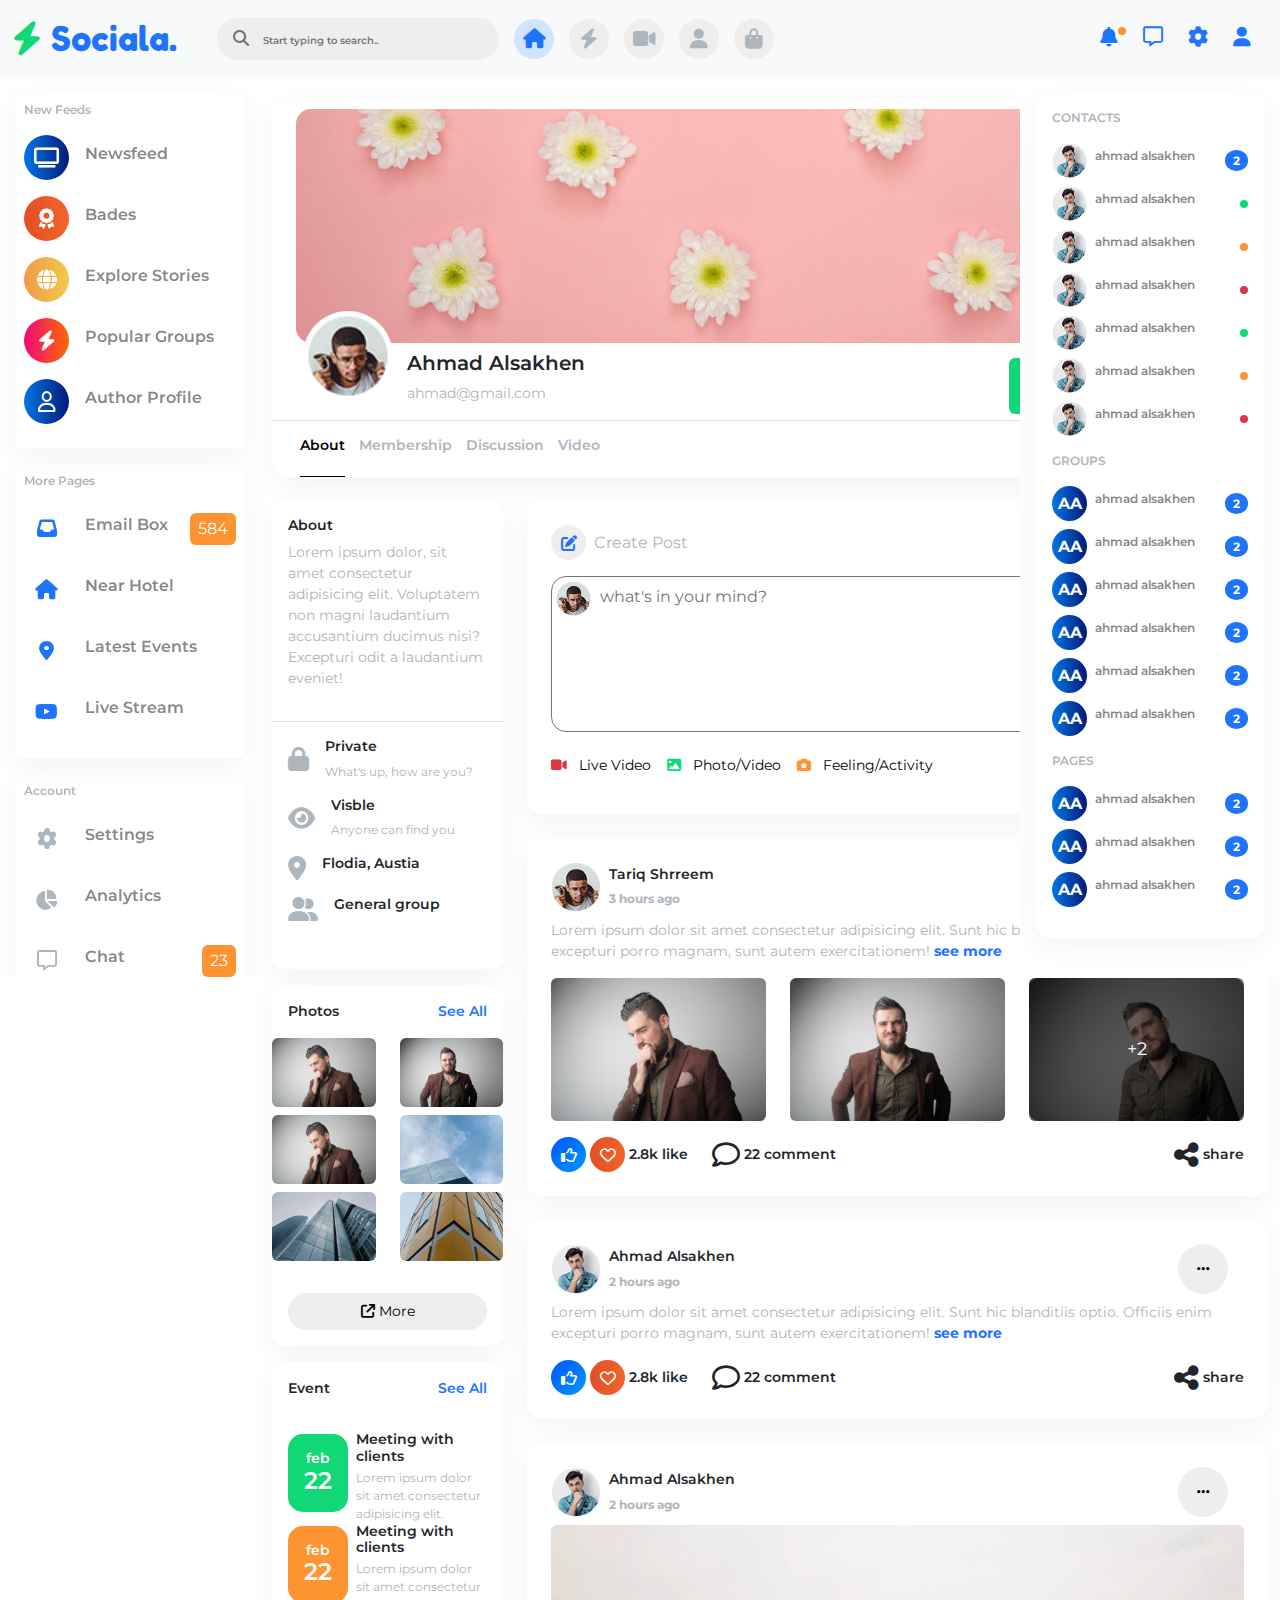
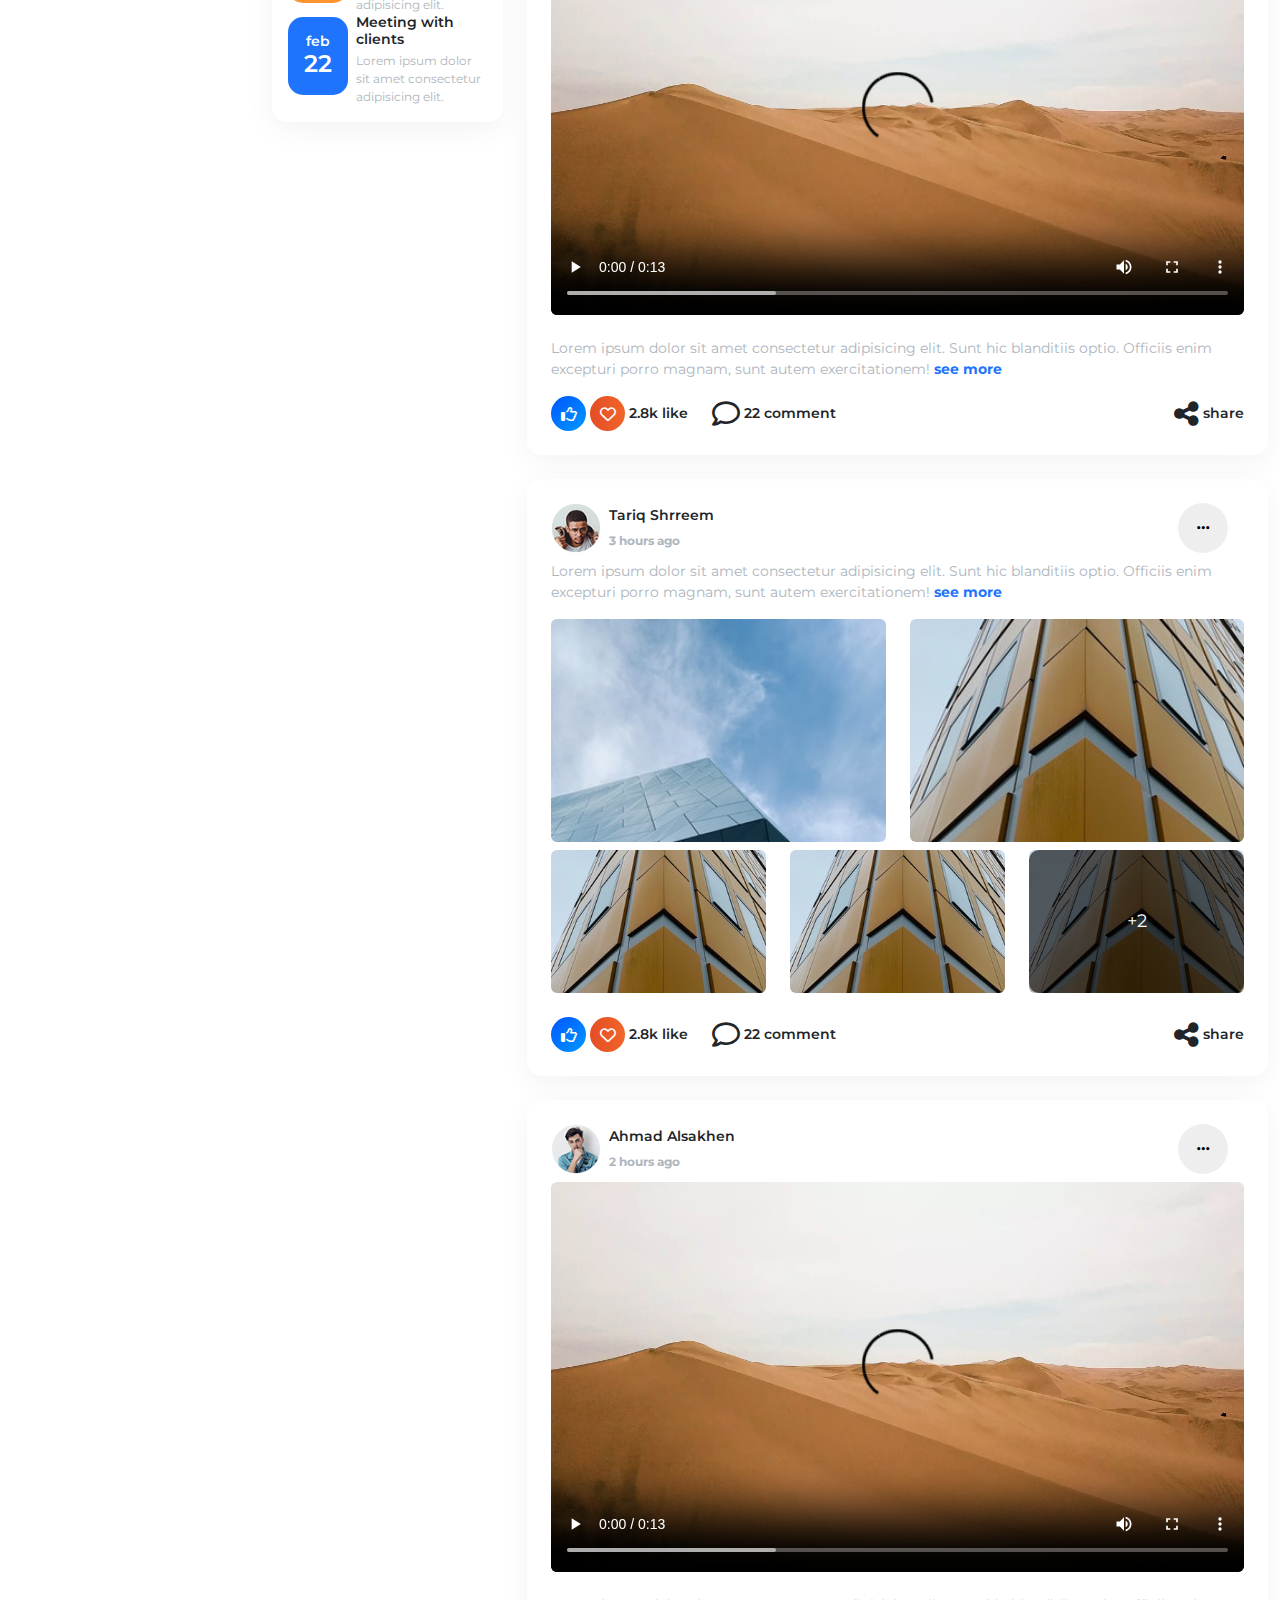
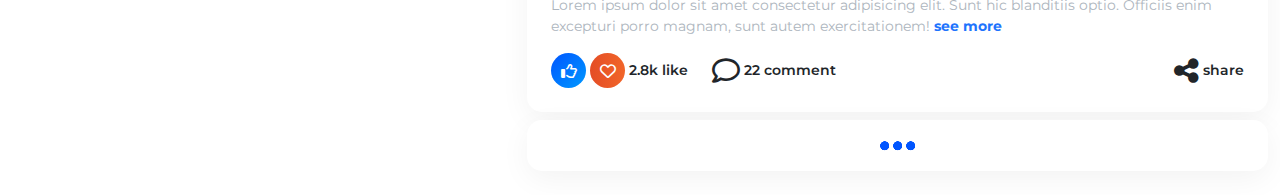
<file: profile.html>
<!DOCTYPE html>
<html lang="en">

<head>
    <meta charset="UTF-8">
    <meta http-equiv="X-UA-Compatible" content="IE=edge">
    <meta name="viewport" content="width=device-width, initial-scale=1.0">
    <title>Document</title>
    <!-- bootstrap -->
    <link rel="stylesheet" href="vendor/css/bootstrap.min.css">
    <!-- fontawesome -->
    <link rel="stylesheet" href="vendor/css/all.min.css">
    <!-- owl carousel -->
    <link rel="stylesheet" href="vendor/css/owl.carousel.min.css">
    <link rel="stylesheet" href="vendor/css/owl.theme.default.min.css">
    <!-- lightbox-->
    <link rel="stylesheet" href="vendor/css/lightbox.min.css">
    <!-- customized -->
    <link rel="stylesheet" href="assets/css/style.css">
    <link rel="stylesheet" href="assets/css/navbar.css">
</head>

<body>

    <!-- start navbar -->
    <nav class="navbar navbar-expand-lg bg-light fixed-top">
        <div class="container-fluid justify-content-start">
            <a class="navbar-brand fredoka-font" href="index.html">
                <i class="fa-solid fa-bolt text-success"></i>
                <span class="text-primary">Sociala.</span>
            </a>

            <div class="search d-none d-lg-block d-flex align-items-center bg-gray p-2 rounded-pill ms-4">
                <i class="fa-solid fa-magnifying-glass ms-2 text-secondary"></i>
                <input type="search" class="bg-transparent border-0 mx-sm-2" placeholder="Start typing to search..">
            </div>

            <div class="first-list d-none d-xl-block" id="navbarSupportedContent">
                <ul class="navbar-nav me-auto mb-2 mb-lg-0">
                    <li class="nav-item">
                        <a class="nav-link active" aria-current="page" href="#">
                            <i class="fa-solid fa-house"></i>
                        </a>
                    </li>
                    <li class="nav-item">
                        <a class="nav-link" href="#">
                            <i class="fa-solid fa-bolt"></i>
                        </a>
                    </li>

                    <li class="nav-item">
                        <a class="nav-link" href="#">
                            <i class="fa-solid fa-video"></i>

                        </a>
                    </li>
                    <li class="nav-item">
                        <a class="nav-link" href="#">
                            <i class="fa-solid fa-user"></i>
                        </a>
                    </li>
                    <li class="nav-item">
                        <a class="nav-link" href="#">
                            <i class="fa-solid fa-bag-shopping"></i>
                        </a>
                    </li>
                </ul>
            </div>


            <div class="second-list d-none d-lg-block ms-auto" id="navbarSupportedContent">
                <ul class="navbar-nav me-auto mb-2 mb-lg-0">
                    <li class="nav-item">
                        <a class="nav-link active position-relative" aria-current="page" href="#">
                            <i class="fa-solid fa-bell"></i>
                            <span class="p-1 rounded-circle bg-warning position-absolute"></span>
                        </a>
                    </li>
                    <li class="nav-item">
                        <a class="nav-link" href="#">
                            <i class="fa-regular fa-message message-btn"></i>
                        </a>
                    </li>

                    <li class="nav-item">
                        <a class="nav-link" href="#">
                            <i class="fa-solid fa-gear infinite-rotate"></i>
                        </a>
                    </li>
                    <li class="nav-item">
                        <a class="nav-link" href="#">
                            <i class="fa-solid fa-user"></i>
                        </a>
                    </li>
                </ul>
            </div>


            <div class="third-list d-block d-lg-none ms-auto" id="navbarSupportedContent">
                <ul class="list-unstyled me-auto mb-2 mb-lg-0 d-flex align-items-center">
                    <li class="nav-item">
                        <a class="nav-link active" aria-current="page" href="#">
                            <i class="fa-regular fa-comment"></i>
                        </a>
                    </li>
                    <li class="nav-item">
                        <a class="nav-link" href="#">
                            <i class="fa-solid fa-video"></i>
                        </a>
                    </li>

                    <li class="nav-item">
                        <a class="nav-link" href="#">
                            <i class="fa-solid fa-magnifying-glass"></i>
                        </a>
                    </li>
                    <li class="nav-item">
                        <a class="nav-link" href="#">
                            <button class="offcanva-btn border-0 position-relative" type="button" data-bs-toggle="offcanvas"
                                data-bs-target="#offcanvasExample" aria-controls="offcanvasExample">
                            </button>
                        </a>
                    </li>
                </ul>
            </div>
        </div>
    </nav>

    <div class="offcanvas offcanvas-start d-block d-lg-none" data-bs-scroll="true" data-bs-backdrop="false" tabindex="-1" id="offcanvasExample" aria-labelledby="offcanvasExampleLabel">
        <div class="offcanvas-body">
            <div class="content-card mb-3 p-2 shadow-xss rounded">
                <p class="text-capitalize text-gray">new feeds</p>
                <ul class="list-unstyled">
                    <li class="mb-3">
                        <a href="#" class="d-flex align-items-center">
                            <i class="fa-solid fa-tv bg-blue-gradiant"></i>
                            <h3 class="ms-3">Newsfeed</h3>
                        </a>
                    </li>
                    <li class="mb-3">
                        <a href="#" class="d-flex align-items-center">
                            <i class="fa-solid fa-award bg-red-gradiant"></i>
                            <h3 class="ms-3">Bades</h3>
                        </a>
                    </li>
                    <li class="mb-3">
                        <a href="#" class="d-flex align-items-center">
                            <i class="fa-solid fa-globe bg-gold-gradiant "></i>
                            <h3 class="ms-3">Explore Stories</h3>
                        </a>
                    </li>
                    <li class="mb-3">
                        <a href="#" class="d-flex align-items-center">
                            <i class="fa-solid fa-bolt bg-mini-gradiant"></i>
                            <h3 class="ms-3">Popular Groups</h3>
                        </a>
                    </li>
                    <li class="mb-3">
                        <a href="#" class="d-flex align-items-center">
                            <i class="fa-regular fa-user bg-blue-gradiant"></i>
                            <h3 class="ms-3">Author Profile</h3>
                        </a>
                    </li>
                </ul>
            </div>

            <div class="content-card mb-3 p-2 shadow-xss rounded">
                <p class="text-capitalize text-gray">more pages</p>
                <ul class="list-unstyled">
                    <li class="mb-3">
                        <a href="#" class="d-flex align-items-center">
                            <i class="fa-solid fa-inbox"></i>
                            <h3 class="ms-3">Email Box</h3>
                            <span class="bg-warning text-white ms-auto px-2 py-1 rounded">
                                584
                            </span>
                        </a>
                    </li>
                    <li class="mb-3">
                        <a href="#" class="d-flex align-items-center">
                            <i class="fa-solid fa-house"></i>
                            <h3 class="ms-3">Near Hotel</h3>
                        </a>
                    </li>
                    <li class="mb-3">
                        <a href="#" class="d-flex align-items-center">
                            <i class="fa-solid fa-location-dot"></i>
                            <h3 class="ms-3">Latest Events</h3>
                        </a>
                    </li>
                    <li class="mb-3">
                        <a href="#" class="d-flex align-items-center">
                            <i class="fa-brands fa-youtube"></i>
                            <h3 class="ms-3">Live Stream</h3>
                        </a>
                    </li>
                    
                </ul>
            </div>

            <div class="content-card mb-3 p-2 shadow-xss rounded">
                <p class="text-capitalize text-gray">account</p>
                <ul class="list-unstyled">
                    <li class="mb-3">
                        <a href="#" class="d-flex align-items-center">
                            <i class="fa-solid fa-gear"></i>
                            <h3 class="ms-3">Settings</h3>
                        </a>
                    </li>
                    <li class="mb-3">
                        <a href="#" class="d-flex align-items-center">
                            <i class="fa-solid fa-chart-pie"></i>
                            <h3 class="ms-3">Analytics</h3>
                        </a>
                    </li>
                    <li class="mb-3">
                        <a href="#" class="d-flex align-items-center">
                            <i class="fa-regular fa-message"></i>
                            <h3 class="ms-3">Chat</h3>
                            <span class="bg-warning text-white ms-auto px-2 py-1 rounded">
                                23
                            </span>
                        </a>
                    </li>
                </ul>
            </div>
        </div>
    </div>
    <!-- end navbar -->

    <!-- start sidebar -->
    <aside class="sidebar position-fixed d-none d-lg-block">
        <div class="p-3">
            <div class="content-card mb-3 p-2 shadow-xss rounded">
                <p class="text-capitalize text-gray">new feeds</p>
                <ul class="list-unstyled">
                    <li class="mb-3">
                        <a href="#" class="d-flex align-items-center">
                            <i class="fa-solid fa-tv bg-blue-gradiant"></i>
                            <h3 class="ms-3">Newsfeed</h3>
                        </a>
                    </li>
                    <li class="mb-3">
                        <a href="#" class="d-flex align-items-center">
                            <i class="fa-solid fa-award bg-red-gradiant"></i>
                            <h3 class="ms-3">Bades</h3>
                        </a>
                    </li>
                    <li class="mb-3">
                        <a href="#" class="d-flex align-items-center">
                            <i class="fa-solid fa-globe bg-gold-gradiant "></i>
                            <h3 class="ms-3">Explore Stories</h3>
                        </a>
                    </li>
                    <li class="mb-3">
                        <a href="#" class="d-flex align-items-center">
                            <i class="fa-solid fa-bolt bg-mini-gradiant"></i>
                            <h3 class="ms-3">Popular Groups</h3>
                        </a>
                    </li>
                    <li class="mb-3">
                        <a href="#" class="d-flex align-items-center">
                            <i class="fa-regular fa-user bg-blue-gradiant"></i>
                            <h3 class="ms-3">Author Profile</h3>
                        </a>
                    </li>
                </ul>
            </div>

            <div class="content-card mb-3 p-2 shadow-xss rounded">
                <p class="text-capitalize text-gray">more pages</p>
                <ul class="list-unstyled">
                    <li class="mb-3">
                        <a href="#" class="d-flex align-items-center">
                            <i class="fa-solid fa-inbox"></i>
                            <h3 class="ms-3">Email Box</h3>
                            <span class="bg-warning text-white ms-auto px-2 py-1 rounded">
                                584
                            </span>
                        </a>
                    </li>
                    <li class="mb-3">
                        <a href="#" class="d-flex align-items-center">
                            <i class="fa-solid fa-house"></i>
                            <h3 class="ms-3">Near Hotel</h3>
                        </a>
                    </li>
                    <li class="mb-3">
                        <a href="#" class="d-flex align-items-center">
                            <i class="fa-solid fa-location-dot"></i>
                            <h3 class="ms-3">Latest Events</h3>
                        </a>
                    </li>
                    <li class="mb-3">
                        <a href="#" class="d-flex align-items-center">
                            <i class="fa-brands fa-youtube"></i>
                            <h3 class="ms-3">Live Stream</h3>
                        </a>
                    </li>
                    
                </ul>
            </div>

            <div class="content-card mb-3 p-2 shadow-xss rounded">
                <p class="text-capitalize text-gray">account</p>
                <ul class="list-unstyled">
                    <li class="mb-3">
                        <a href="#" class="d-flex align-items-center">
                            <i class="fa-solid fa-gear"></i>
                            <h3 class="ms-3">Settings</h3>
                        </a>
                    </li>
                    <li class="mb-3">
                        <a href="#" class="d-flex align-items-center">
                            <i class="fa-solid fa-chart-pie"></i>
                            <h3 class="ms-3">Analytics</h3>
                        </a>
                    </li>
                    <li class="mb-3">
                        <a href="#" class="d-flex align-items-center">
                            <i class="fa-regular fa-message"></i>
                            <h3 class="ms-3">Chat</h3>
                            <span class="bg-warning text-white ms-auto px-2 py-1 rounded">
                                23
                            </span>
                        </a>
                    </li>
                </ul>
            </div>
        </div>
    </aside>
    <!-- end sidebar -->

    <!-- start main-content -->
    <section class="main-content">
        <div class="container-fluid container-lg">

            <div class="bg-white rounded-xxl mt-4 shadow-xss">
                <div class="px-4 py-2 h250">
                    <img src="assets/images/u-bg.jpg" class="w-100 h-100 rounded-xxl" alt="">
                </div>
                <div class="d-flex justify-content-between align-items-center">
                    <div class="position-relative pl-135">
                        <div class="p-1 w90 bg-white position-absolute" style="top: -40px; left: 31px;">
                            <img src="assets/images/users/user-6.png" class="w-100" alt="">
                        </div>
                        <h5 class="fw-600 text-capitalize">ahmad alsakhen</h5>
                        <p class="text-gray font-xs">ahmad@gmail.com</p>
                    </div>
                    <div class="pe-4 d-none d-lg-flex">
                        <a href="#" class="bg-success ms-2 text-white p-3 font-xs rounded text-uppercase">add friend</a>
                        <a href="#" class="p-3 bg-gray ms-2">
                            <i class="fa-solid fa-envelope"></i>
                        </a>
                        <a href="#" class="p-3 bg-gray ms-2">
                            <i class="fa-solid fa-ellipsis"></i>
                        </a>
                    </div>
                </div>

                <div class="p-1 border-top">
                    <ul class="list-unstyled d-flex profile-list pt-2 ps-4">
                        <li>
                            <a href="#" class="active">About</a>
                        </li>
                        <li>
                            <a href="#" class="">membership</a>
                        </li>
                        <li>
                            <a href="#" class="">discussion</a>
                        </li>
                        <li>
                            <a href="#" class="">video</a>
                        </li>
                    </ul>
                </div>
            </div>


            <div class="row mt-4 pb-4">
                <!-- left side -->
                <div class="col-lg-4 col-xl-3">
                    <!-- confirm friends -->
                    <div class="rounded-xxl bg-white shadow-xss mb-3 pb-3">
                        <div>
                            <div class="p-3">
                                <h4 class="text-capitalize font-xs fw-600 m-0">About</h4>
                                <p class="text-gray font-xs pt-2">Lorem ipsum dolor, sit amet consectetur adipisicing elit. Voluptatem non magni laudantium accusantium ducimus nisi? Excepturi odit a laudantium eveniet!</p>
                            </div>
                            <div class="border-top p-3">
                                <div class="d-flex align-items-center mb-3">
                                    <i class="fa-solid fa-lock text-gray fs-4"></i>
                                    <div class="ps-3">
                                        <h4 class="fw-600 font-xs m-0 pb-2">Private</h4>
                                        <p class="text-gray font-xss m-0">What's up, how are you?</p>
                                    </div>
                                </div>
                                <div class="d-flex align-items-center mb-3">
                                    <i class="fa-solid fa-eye text-gray fs-4"></i>
                                    <div class="ps-3">
                                        <h4 class="fw-600 font-xs m-0 pb-2">Visble</h4>
                                        <p class="text-gray font-xss m-0">Anyone can find you</p>
                                    </div>
                                </div>
                                <div class="d-flex align-items-center mb-3">
                                    <i class="fa-solid fa-location-dot text-gray fs-4"></i>
                                    <div class="ps-3">
                                        <h4 class="fw-600 font-xs m-0 pb-2">Flodia, Austia</h4>
                                    </div>
                                </div>
                                <div class="d-flex align-items-center mb-3">
                                    <i class="fa-solid fa-user-group text-gray fs-4"></i>
                                    <div class="ps-3">
                                        <h4 class="fw-600 font-xs m-0 pb-2">General group</h4>
                                    </div>
                                </div>
                            </div>
                        </div>
                    </div>
                    <!-- sphotos -->
                    <div class="rounded-xxl bg-white shadow-xss mb-3">
                        <div class="d-flex p-3 align-items-center justify-content-between ">
                            <h4 class="text-capitalize font-xs fw-600 m-0">photos</h4>
                            <a href="#" class="text-capitalize font-xs fw-600 text-primary">see all</a>
                        </div>
                        
                        <div class="row">
                            <div class="col-6 mb-2">
                                <a href="assets/images/t-10.jpg" data-lightbox="roadtrip" class="d-block">
                                    <img src="assets/images/t-10.jpg"  class="img-fluid rounded">
                                </a>
                            </div>
                            <div class="col-6 mb-2">
                                <a href="assets/images/t-11.jpg" data-lightbox="roadtrip" class="d-block">
                                    <img src="assets/images/t-11.jpg"  class="img-fluid rounded">
                                </a>
                            </div>
                            <div class="col-6 mb-2">
                                <a href="assets/images/t-10.jpg" data-lightbox="roadtrip" class="position-relative d-block">
                                    <img src="assets/images/t-10.jpg"  class="img-fluid rounded">
                                </a>
                            </div>
                            <div class="col-6 mb-2">
                                <a href="assets/images/buildings/t-21.jpg" data-lightbox="roadtrip" class="position-relative d-block">
                                    <img src="assets/images/buildings/t-21.jpg"  class="img-fluid rounded">
                                </a>
                            </div>
                            <div class="col-6 mb-2">
                                <a href="assets/images/buildings/t-36.jpg" data-lightbox="roadtrip" class="position-relative d-block">
                                    <img src="assets/images/buildings/t-36.jpg"  class="img-fluid rounded">
                                </a>
                            </div>
                            <div class="col-6 mb-2">
                                <a href="assets/images/buildings/t-22.jpg" data-lightbox="roadtrip" class="position-relative d-block">
                                    <img src="assets/images/buildings/t-22.jpg"  class="img-fluid rounded">
                                </a>
                            </div>
                        </div>
                        <div class="p-3">
                            <a href="#" class="bg-gray rounded-pill py-2 text-capitalize font-xs mt-2 text-black w-100 d-inline-block text-center">
                                <i class="fa-solid fa-arrow-up-right-from-square"></i>
                                more
                            </a>
                        </div>
                       
                    </div>

                    <!-- sevents -->
                    <div class="rounded-xxl bg-white shadow-xss mb-3">
                        <div class="d-flex p-3 align-items-center justify-content-between ">
                            <h4 class="text-capitalize font-xs fw-600 m-0">event</h4>
                            <a href="#" class="text-capitalize font-xs fw-600 text-primary">see all</a>
                        </div>
                        <!-- events -->
                        <div class="p-3">
                            <!-- single event -->
                            <div class="d-flex align-items-center">
                                <h4 class="bg-success rounded-xxl text-white p-3 text-center fw-600">
                                    <span class="d-block font-xs">
                                        feb
                                    </span>
                                    22
                                </h4>
                                <div class="ms-2">
                                    <h4 class="m-0 font-xs fw-600">
                                        Meeting with clients
                                    </h4>
                                    <p class="m-0 mt-1 font-xss text-gray">
                                        Lorem ipsum dolor sit amet consectetur adipisicing elit.
                                    </p>
                                </div>
                            </div>

                            <!-- single event -->
                            <div class="d-flex align-items-center">
                                <h4 class="bg-warning rounded-xxl text-white p-3 text-center fw-600">
                                    <span class="d-block font-xs">
                                        feb
                                    </span>
                                    22
                                </h4>
                                <div class="ms-2">
                                    <h4 class="m-0 font-xs fw-600">
                                        Meeting with clients
                                    </h4>
                                    <p class="m-0 mt-1 font-xss text-gray">
                                        Lorem ipsum dolor sit amet consectetur adipisicing elit.
                                    </p>
                                </div>
                            </div>

                            <!-- single event -->
                            <div class="d-flex align-items-center">
                                <h4 class="bg-primary rounded-xxl text-white p-3 text-center fw-600">
                                    <span class="d-block font-xs">
                                        feb
                                    </span>
                                    22
                                </h4>
                                <div class="ms-2">
                                    <h4 class="m-0 font-xs fw-600">
                                        Meeting with clients
                                    </h4>
                                    <p class="m-0 mt-1 font-xss text-gray">
                                        Lorem ipsum dolor sit amet consectetur adipisicing elit.
                                    </p>
                                </div>
                            </div>
                        </div>
                    </div>
                </div>
                <!-- right side -->
                <div class="col-lg-8 col-xl-9 ">
                    <!-- create post -->
                    <div class="rounded-xxl shadow-xss p-4">
                        <div class="d-flex align-items-center">
                            <i class="fa-solid fa-pen-to-square w35 bg-gray center-item text-primary"></i>
                            <span class="text-gray text-capitalize ms-2">create post</span>
                        </div>
                        <div class="mt-3 position-relative">
                            <textarea rows="6" class="w-100 rounded-xxl ps-5 pt-2" placeholder="what's in your mind?"></textarea>
                            <img src="assets/images/users/user-6.png" class="w35 position-absolute" alt="" style="left: 5px; top: 5px;">
                        </div>
                        <div class="d-flex mt-3">
                            <a href="#" class="font-xs me-3">
                                <i class="fa-solid fa-video text-danger"></i>
                                <span class="ms-2 text-capitalize d-none d-md-inline-block">live video</span>
                            </a>
                            <a href="#" class="font-xs me-3">
                                <i class="fa-solid fa-image text-success"></i>
                                <span class="ms-2 text-capitalize d-none d-md-inline-block">photo/video</span>
                            </a>
                            <a href="#" class="font-xs me-3">
                                <i class="fa-solid fa-camera text-warning"></i>
                                <span class="ms-2 text-capitalize d-none d-md-inline-block">Feeling/activity</span>
                            </a>
                            <a href="#" class="font-xs me-3 bg-gray w35 center-item ms-auto">
                                <i class="fa-solid fa-ellipsis"></i>                            
                            </a>
                        </div>
                    </div>
                    <!-- end create post -->

                    <!-- post -->
                    <div class="rounded-xxl shadow-xss p-4 mt-4">
                        <div class="d-flex align-items-center">
                            <img src="assets/images/users/user-6.png" class="w50" alt="user pic">
                            <div class="ms-2">
                                <h3 class="font-xs m-0 text-capitalize fw-600">tariq shrreem</h3>
                                <p class="text-gray fw-bold font-xss mt-2 m-0">3 hours ago</p>
                            </div>
                            <a href="#" class="font-xs me-3 bg-gray w50 center-item ms-auto">
                                <i class="fa-solid fa-ellipsis"></i>                            
                            </a>
                        
                        </div>
                        <p class=" mt-2 text-gray font-xs">
                            Lorem ipsum dolor sit amet consectetur adipisicing elit. Sunt hic blanditiis optio. Officiis enim excepturi porro magnam, sunt autem exercitationem!
                            <a href="#" class="text-primary fw-bold">see more</a>
                        </p>

                        <div class="row">
                            <div class="col-4">
                                <a href="assets/images/t-10.jpg" data-lightbox="roadtrip" class="d-block">
                                    <img src="assets/images/t-10.jpg"  class="img-fluid rounded">
                                </a>
                            </div>
                            <div class="col-4">
                                <a href="assets/images/t-11.jpg" data-lightbox="roadtrip" class="d-block">
                                    <img src="assets/images/t-11.jpg"  class="img-fluid rounded">
                                </a>
                            </div>
                            <div class="col-4">
                                <a href="assets/images/t-12.jpg" data-lightbox="roadtrip" class="position-relative d-block">
                                    <img src="assets/images/t-12.jpg"  class="img-fluid rounded">
                                    <div class=" img-overlay">
                                        +2
                                    </div>
                                </a>
                            </div>
                        </div>
                        <div class="d-flex mt-3 align-items-center">
                            <div class="d-flex align-items-center">
                                <i class="fa-regular fa-thumbs-up text-white bg-primary-gradiant w35 center-item"></i>
                                <i class="fa-regular fa-heart text-white bg-red-gradiant w35 center-item ms-1"></i>
                                <span class="ms-1 fw-600 font-xs d-none d-md-inline-block">2.8k like</span>
                            </div>
                            <div class="ms-4 d-flex align-items-center">
                                <i class="fa-regular fa-comment fs-3"></i>
                                <span class="fw-600 ms-1 font-xs d-none d-md-inline-block">22 comment</span>
                            </div>
                            <div class="ms-auto d-flex align-items-center">
                                <i class="fa-solid fa-share-nodes fs-3"></i>
                                <span class="fw-600 ms-1 font-xs d-none d-md-inline-block">share</span>
                            </div>
                        </div>
                    </div>
                    <!-- end post -->

                    <!-- post -->
                    <div class="rounded-xxl shadow-xss p-4 mt-4">
                        <div class="d-flex align-items-center">
                            <img src="assets/images/users/user-8.png" class="w50" alt="user pic">
                            <div class="ms-2">
                                <h3 class="font-xs m-0 text-capitalize fw-600">ahmad alsakhen</h3>
                                <p class="text-gray fw-bold font-xss mt-2 m-0">2 hours ago</p>
                            </div>
                            <a href="#" class="font-xs me-3 bg-gray w50 center-item ms-auto">
                                <i class="fa-solid fa-ellipsis"></i>                            
                            </a>
                        
                        </div>
                        <p class=" mt-2 text-gray font-xs">
                            Lorem ipsum dolor sit amet consectetur adipisicing elit. Sunt hic blanditiis optio. Officiis enim excepturi porro magnam, sunt autem exercitationem!
                            <a href="#" class="text-primary fw-bold">see more</a>
                        </p>
                        <div class="d-flex mt-3 align-items-center">
                            <div class="d-flex align-items-center">
                                <i class="fa-regular fa-thumbs-up text-white bg-primary-gradiant w35 center-item"></i>
                                <i class="fa-regular fa-heart text-white bg-red-gradiant w35 center-item ms-1"></i>
                                <span class="ms-1 fw-600 font-xs d-none d-md-inline-block">2.8k like</span>
                            </div>
                            <div class="ms-4 d-flex align-items-center">
                                <i class="fa-regular fa-comment fs-3"></i>
                                <span class="fw-600 ms-1 font-xs d-none d-md-inline-block">22 comment</span>
                            </div>
                            <div class="ms-auto d-flex align-items-center">
                                <i class="fa-solid fa-share-nodes fs-3"></i>
                                <span class="fw-600 ms-1 font-xs d-none d-md-inline-block">share</span>
                            </div>
                        </div>
                    </div>
                    <!-- end post -->
                    <!-- post -->
                    <div class="rounded-xxl shadow-xss p-4 mt-4">
                        <div class="d-flex align-items-center pb-2">
                            <img src="assets/images/users/user-8.png" class="w50" alt="user pic">
                            <div class="ms-2">
                                <h3 class="font-xs m-0 text-capitalize fw-600">ahmad alsakhen</h3>
                                <p class="text-gray fw-bold font-xss mt-2 m-0">2 hours ago</p>
                            </div>
                            <a href="#" class="font-xs me-3 bg-gray w50 center-item ms-auto">
                                <i class="fa-solid fa-ellipsis"></i>                            
                            </a>
                        
                        </div>
                        <video src="assets/videos/desert_video.mp4" width="100%" class="rounded" controls ></video>
                        <p class=" mt-2 text-gray font-xs pt-2">
                            Lorem ipsum dolor sit amet consectetur adipisicing elit. Sunt hic blanditiis optio. Officiis enim excepturi porro magnam, sunt autem exercitationem!
                            <a href="#" class="text-primary fw-bold">see more</a>
                        </p>
                        <div class="d-flex mt-3 align-items-center">
                            <div class="d-flex align-items-center">
                                <i class="fa-regular fa-thumbs-up text-white bg-primary-gradiant w35 center-item"></i>
                                <i class="fa-regular fa-heart text-white bg-red-gradiant w35 center-item ms-1"></i>
                                <span class="ms-1 fw-600 font-xs d-none d-md-inline-block">2.8k like</span>
                            </div>
                            <div class="ms-4 d-flex align-items-center">
                                <i class="fa-regular fa-comment fs-3"></i>
                                <span class="fw-600 ms-1 font-xs d-none d-md-inline-block">22 comment</span>
                            </div>
                            <div class="ms-auto d-flex align-items-center">
                                <i class="fa-solid fa-share-nodes fs-3"></i>
                                <span class="fw-600 ms-1 font-xs d-none d-md-inline-block">share</span>
                            </div>
                        </div>
                    </div>
                    <!-- end post -->
                    
                    <!-- post -->
                    <div class="rounded-xxl shadow-xss p-4 mt-4">
                        <div class="d-flex align-items-center">
                            <img src="assets/images/users/user-6.png" class="w50" alt="user pic">
                            <div class="ms-2">
                                <h3 class="font-xs m-0 text-capitalize fw-600">tariq shrreem</h3>
                                <p class="text-gray fw-bold font-xss mt-2 m-0">3 hours ago</p>
                            </div>
                            <a href="#" class="font-xs me-3 bg-gray w50 center-item ms-auto">
                                <i class="fa-solid fa-ellipsis"></i>                            
                            </a>
                        
                        </div>
                        <p class=" mt-2 text-gray font-xs">
                            Lorem ipsum dolor sit amet consectetur adipisicing elit. Sunt hic blanditiis optio. Officiis enim excepturi porro magnam, sunt autem exercitationem!
                            <a href="#" class="text-primary fw-bold">see more</a>
                        </p>

                        <div class="row">
                            <div class="col-6 mb-2">
                                <a href="assets/images/buildings/t-21.jpg" data-lightbox="buildings" class="d-block">
                                    <img src="assets/images/buildings/t-21.jpg"  class="img-fluid w-100 rounded">
                                </a>
                            </div>
                            <div class="col-6 mb-2">
                                <a href="assets/images/buildings/t-22.jpg" data-lightbox="buildings" class="d-block">
                                    <img src="assets/images/buildings/t-22.jpg"  class="img-fluid w-100 rounded">
                                </a>
                            </div>
                            <div class="col-4 mb-2">
                                <a href="assets/images/buildings/t-22.jpg" data-lightbox="buildings" class="d-block">
                                    <img src="assets/images/buildings/t-22.jpg"  class="img-fluid w-100 rounded">
                                </a>
                            </div>
                            <div class="col-4 mb-2">
                                <a href="assets/images/buildings/t-22.jpg" data-lightbox="buildings" class="d-block">
                                    <img src="assets/images/buildings/t-22.jpg"  class="img-fluid w-100 rounded">
                                </a>
                            </div>
                            <div class="col-4 mb-2">
                                <a href="assets/images/buildings/t-36.jpg" data-lightbox="buildings" class="position-relative d-block">
                                    <img src="assets/images/buildings/t-22.jpg"  class="img-fluid w-100 rounded">
                                    <div class=" img-overlay">
                                        +2
                                    </div>
                                </a>
                            </div>
                        </div>
                        <div class="d-flex mt-3 align-items-center">
                            <div class="d-flex align-items-center">
                                <i class="fa-regular fa-thumbs-up text-white bg-primary-gradiant w35 center-item"></i>
                                <i class="fa-regular fa-heart text-white bg-red-gradiant w35 center-item ms-1"></i>
                                <span class="ms-1 fw-600 font-xs d-none d-md-inline-block">2.8k like</span>
                            </div>
                            <div class="ms-4 d-flex align-items-center">
                                <i class="fa-regular fa-comment fs-3"></i>
                                <span class="fw-600 ms-1 font-xs d-none d-md-inline-block">22 comment</span>
                            </div>
                            <div class="ms-auto d-flex align-items-center">
                                <i class="fa-solid fa-share-nodes fs-3"></i>
                                <span class="fw-600 ms-1 font-xs d-none d-md-inline-block">share</span>
                            </div>
                        </div>
                    </div>
                    <!-- end post -->

               
                    <!-- post -->
                    <div class="rounded-xxl shadow-xss p-4 mt-4">
                        <div class="d-flex align-items-center pb-2">
                            <img src="assets/images/users/user-8.png" class="w50" alt="user pic">
                            <div class="ms-2">
                                <h3 class="font-xs m-0 text-capitalize fw-600">ahmad alsakhen</h3>
                                <p class="text-gray fw-bold font-xss mt-2 m-0">2 hours ago</p>
                            </div>
                            <a href="#" class="font-xs me-3 bg-gray w50 center-item ms-auto">
                                <i class="fa-solid fa-ellipsis"></i>                            
                            </a>
                        
                        </div>
                        <video src="assets/videos/desert_video.mp4" width="100%" class="rounded" controls ></video>
                        <p class=" mt-2 text-gray font-xs pt-2">
                            Lorem ipsum dolor sit amet consectetur adipisicing elit. Sunt hic blanditiis optio. Officiis enim excepturi porro magnam, sunt autem exercitationem!
                            <a href="#" class="text-primary fw-bold">see more</a>
                        </p>
                        <div class="d-flex mt-3 align-items-center">
                            <div class="d-flex align-items-center">
                                <i class="fa-regular fa-thumbs-up text-white bg-primary-gradiant w35 center-item"></i>
                                <i class="fa-regular fa-heart text-white bg-red-gradiant w35 center-item ms-1"></i>
                                <span class="ms-1 fw-600 font-xs d-none d-md-inline-block">2.8k like</span>
                            </div>
                            <div class="ms-4 d-flex align-items-center">
                                <i class="fa-regular fa-comment fs-3"></i>
                                <span class="fw-600 ms-1 font-xs d-none d-md-inline-block">22 comment</span>
                            </div>
                            <div class="ms-auto d-flex align-items-center">
                                <i class="fa-solid fa-share-nodes fs-3"></i>
                                <span class="fw-600 ms-1 font-xs d-none d-md-inline-block">share</span>
                            </div>
                        </div>
                    </div>
                    <!-- end post -->
                    <!-- loader -->
                    <div class="bg-white p-3 shadow-xss d-flex justify-content-center rounded-xxl mt-2">
                        <div class="dots"></div>
                    </div>
                </div>
            </div>
        </div>
    </section>
    <!-- end main-content -->

    <!-- start chat-contact -->
    <div class="chat-contacts position-fixed d-none d-lg-block p-3 bg-white">
        <div class="content-card rounded-xxl shadow-xss p-3">
            <p class="text-uppercase text-gray">contacts</p>
            <ul class="list-unstyled">
                <li class="d-flex align-items-center item mb-2">
                    <img src="assets/images/users/user-8.png" alt="user image" class="w35">
                    <h3 class="ms-2">ahmad alsakhen</h3>
                    <span class="ms-auto badge bg-primary rounded-circle">2</span>
                </li>
                <li class="d-flex align-items-center item mb-2">
                    <img src="assets/images/users/user-8.png" alt="user image" class="w35">
                    <h3 class="ms-2">ahmad alsakhen</h3>
                    <span class="ms-auto rounded-circle p-1 bg-success"></span>
                </li>
                <li class="d-flex align-items-center item mb-2">
                    <img src="assets/images/users/user-8.png" alt="user image" class="w35">
                    <h3 class="ms-2">ahmad alsakhen</h3>
                    <span class="ms-auto rounded-circle p-1 bg-warning"></span>
                </li>
                <li class="d-flex align-items-center item mb-2">
                    <img src="assets/images/users/user-8.png" alt="user image" class="w35">
                    <h3 class="ms-2">ahmad alsakhen</h3>
                    <span class="ms-auto rounded-circle p-1 bg-danger"></span>
                </li>
                <li class="d-flex align-items-center item mb-2">
                    <img src="assets/images/users/user-8.png" alt="user image" class="w35">
                    <h3 class="ms-2">ahmad alsakhen</h3>
                    <span class="ms-auto rounded-circle p-1 bg-success"></span>
                </li>
                <li class="d-flex align-items-center item mb-2">
                    <img src="assets/images/users/user-8.png" alt="user image" class="w35">
                    <h3 class="ms-2">ahmad alsakhen</h3>
                    <span class="ms-auto rounded-circle p-1 bg-warning"></span>
                </li>
                <li class="d-flex align-items-center item mb-2">
                    <img src="assets/images/users/user-8.png" alt="user image" class="w35">
                    <h3 class="ms-2">ahmad alsakhen</h3>
                    <span class="ms-auto rounded-circle p-1 bg-danger"></span>
                </li>
            </ul>

            <p class="text-uppercase text-gray">groups</p>
            <ul class="list-unstyled">
                <li class="d-flex align-items-center item mb-2">
                    <span class="w35 text-uppercase bg-blue-gradiant text-white d-flex align-items-center justify-content-center fw-bolder">aa</span>
                    <h3 class="ms-2">ahmad alsakhen</h3>
                    <span class="ms-auto badge bg-primary rounded-circle">2</span>
                </li>
                <li class="d-flex align-items-center item mb-2">
                    <span class="w35 text-uppercase bg-blue-gradiant text-white d-flex align-items-center justify-content-center fw-bolder">aa</span>
                    <h3 class="ms-2">ahmad alsakhen</h3>
                    <span class="ms-auto badge bg-primary rounded-circle">2</span>
                </li>
                <li class="d-flex align-items-center item mb-2">
                    <span class="w35 text-uppercase bg-blue-gradiant text-white d-flex align-items-center justify-content-center fw-bolder">aa</span>
                    <h3 class="ms-2">ahmad alsakhen</h3>
                    <span class="ms-auto badge bg-primary rounded-circle">2</span>
                </li>
                <li class="d-flex align-items-center item mb-2">
                    <span class="w35 text-uppercase bg-blue-gradiant text-white d-flex align-items-center justify-content-center fw-bolder">aa</span>
                    <h3 class="ms-2">ahmad alsakhen</h3>
                    <span class="ms-auto badge bg-primary rounded-circle">2</span>
                </li>
                <li class="d-flex align-items-center item mb-2">
                    <span class="w35 text-uppercase bg-blue-gradiant text-white d-flex align-items-center justify-content-center fw-bolder">aa</span>
                    <h3 class="ms-2">ahmad alsakhen</h3>
                    <span class="ms-auto badge bg-primary rounded-circle">2</span>
                </li>
                <li class="d-flex align-items-center item mb-2">
                    <span class="w35 text-uppercase bg-blue-gradiant text-white d-flex align-items-center justify-content-center fw-bolder">aa</span>
                    <h3 class="ms-2">ahmad alsakhen</h3>
                    <span class="ms-auto badge bg-primary rounded-circle">2</span>
                </li>
            </ul>
            
            <p class="text-uppercase text-gray">pages</p>
            <ul class="list-unstyled">
                <li class="d-flex align-items-center item mb-2">
                    <span class="w35 text-uppercase bg-blue-gradiant text-white d-flex align-items-center justify-content-center fw-bolder">aa</span>
                    <h3 class="ms-2">ahmad alsakhen</h3>
                    <span class="ms-auto badge bg-primary rounded-circle">2</span>
                </li>
                <li class="d-flex align-items-center item mb-2">
                    <span class="w35 text-uppercase bg-blue-gradiant text-white d-flex align-items-center justify-content-center fw-bolder">aa</span>
                    <h3 class="ms-2">ahmad alsakhen</h3>
                    <span class="ms-auto badge bg-primary rounded-circle">2</span>
                </li>
                <li class="d-flex align-items-center item mb-2">
                    <span class="w35 text-uppercase bg-blue-gradiant text-white d-flex align-items-center justify-content-center fw-bolder">aa</span>
                    <h3 class="ms-2">ahmad alsakhen</h3>
                    <span class="ms-auto badge bg-primary rounded-circle">2</span>
                </li>
            </ul>

        </div>
    </div>
    <!-- end chat-contact -->




    <!-- bootstrap -->
    <script src="vendor/js/bootstrap.min.js"></script>
    <!-- jquery -->
    <script src="vendor/js/jquery-3.6.2.min.js"></script>
    <!-- lightbox -->
    <script src="vendor/js/lightbox.min.js"></script>
    <!-- owl -->
    <script src="vendor/js/owl.carousel.min.js"></script>
    <!-- custmoized -->
    <script src="assets/js/main.js"></script>
</body>

</html>
</file>
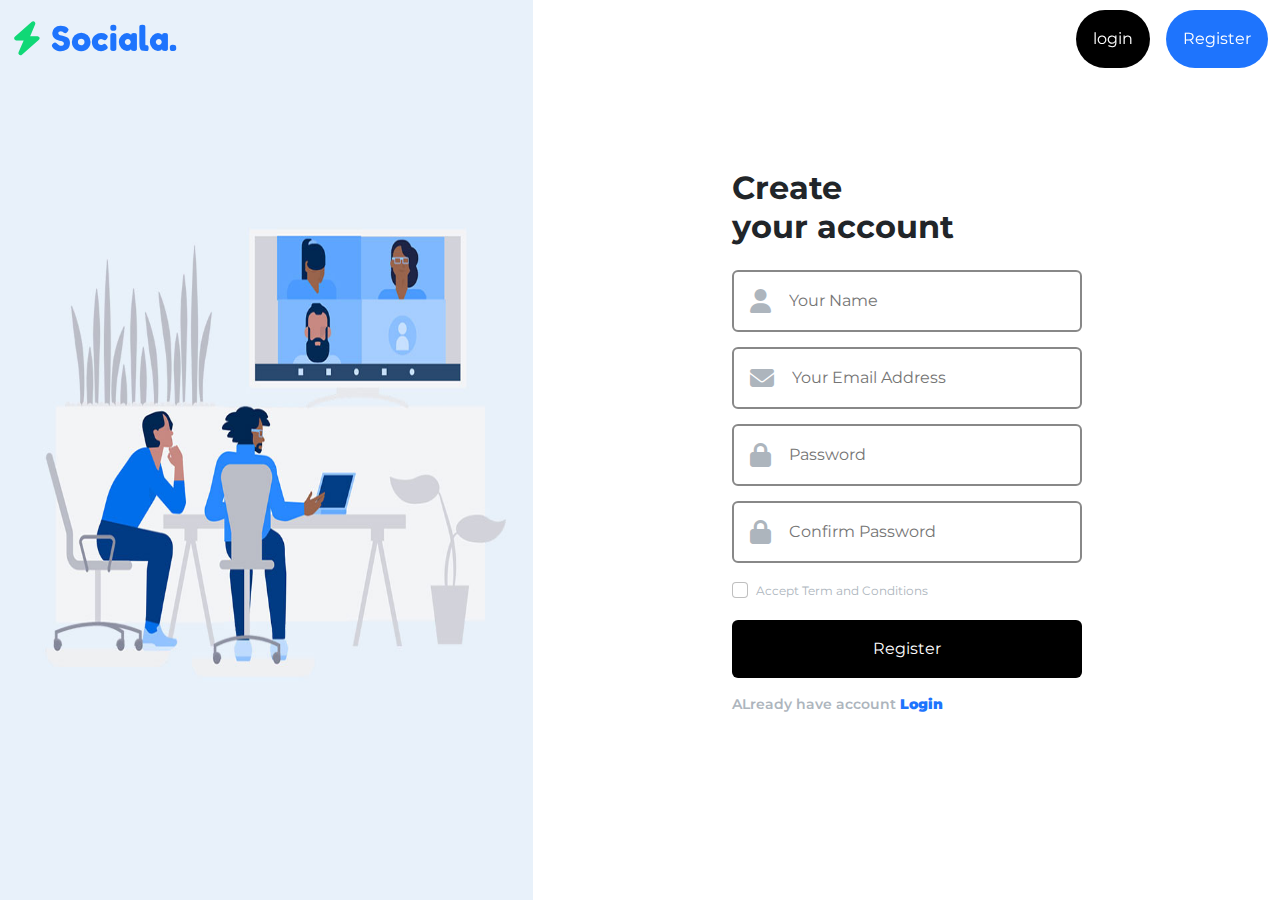
<file: register.html>
<!DOCTYPE html>
<html lang="en">

<head>
    <meta charset="UTF-8">
    <meta http-equiv="X-UA-Compatible" content="IE=edge">
    <meta name="viewport" content="width=device-width, initial-scale=1.0">
    <title>Document</title>
    <!-- bootstrap -->
    <link rel="stylesheet" href="vendor/css/bootstrap.min.css">
    <!-- fontawesome -->
    <link rel="stylesheet" href="vendor/css/all.min.css">
    <!-- owl carousel -->
    <link rel="stylesheet" href="vendor/css/owl.carousel.min.css">
    <link rel="stylesheet" href="vendor/css/owl.theme.default.min.css">
    <!-- lightbox-->
    <link rel="stylesheet" href="vendor/css/lightbox.min.css">
    <!-- customized -->
    <link rel="stylesheet" href="assets/css/style.css">
    <link rel="stylesheet" href="assets/css/navbar.css">
    <style>
        .form-wrapper {
            min-width: 350px;
            max-width: 400px;
        }

        input {
            outline: none;
        }

        .input-holder {
            border: 2px solid var(--text-gray-888);
            margin-bottom: 15px;
        }

        .input-holder:focus-within {
            border-color: blue;
            border-width: 2px;
        }
    </style>
</head>

<body>

    <!-- start navbar -->
    <nav class="navbar navbar-expand-lg bg-transparent fixed-top">
        <div class="container-fluid justify-content-start">
            <a class="navbar-brand fredoka-font" href="index.html">
                <i class="fa-solid fa-bolt text-success"></i>
                <span class="text-primary">Sociala.</span>
            </a>


            <div class="second-list d-none d-lg-block ms-auto" id="navbarSupportedContent">
                <div class="d-flex">
                    <!-- Login Button trigger modal -->
                    <button type="button" class="btn bg-black rounded-pill p-3 text-white me-3" data-bs-toggle="modal"
                        data-bs-target="#loginModal">
                        login
                    </button>

                    <!-- Register Button trigger modal -->
                    <button type="button" class="btn bg-primary rounded-pill p-3 text-white" data-bs-toggle="modal"
                        data-bs-target="#registerModal">
                        Register
                    </button>
                </div>
            </div>


            <div class="third-list d-block d-lg-none ms-auto" id="navbarSupportedContent">
                <ul class="list-unstyled me-auto mb-2 mb-lg-0 d-flex align-items-center">
                    <li class="nav-item">
                        <a class="nav-link active" aria-current="page" href="#">
                            <i class="fa-regular fa-comment"></i>
                        </a>
                    </li>
                    <li class="nav-item">
                        <a class="nav-link" href="#">
                            <i class="fa-solid fa-video"></i>
                        </a>
                    </li>

                    <li class="nav-item">
                        <a class="nav-link" href="#">
                            <i class="fa-solid fa-magnifying-glass"></i>
                        </a>
                    </li>
                    <li class="nav-item">
                        <a class="nav-link" href="#">
                            <button class="offcanva-btn border-0 position-relative" type="button"
                                data-bs-toggle="offcanvas" data-bs-target="#offcanvasExample"
                                aria-controls="offcanvasExample">
                            </button>
                        </a>
                    </li>
                </ul>
            </div>
        </div>
    </nav>

    <!-- login Modal -->
    <div class="modal fade" id="loginModal" tabindex="-1" aria-labelledby="exampleModalLabel" aria-hidden="true">
        <div class="modal-dialog modal-dialog-centered">
            <div class="modal-content">
                <div class="modal-header">
                    <button type="button" class="btn-close" data-bs-dismiss="modal" aria-label="Close"></button>
                </div>
                <div class="modal-body p-3">
                    <h2 class="fw-bolder">Login into <br> your account</h2>
                    <form class="py-3">
                        <div class="input-holder d-flex align-items-center p-3 rounded">
                            <i class="fa-solid fa-envelope text-gray pe-3 fs-4"></i>
                            <input type="email" class="bg-transparent border-0 shadow-none"
                                placeholder="Your Email Address">
                        </div>
                        <div class="input-holder d-flex align-items-center p-3 rounded">
                            <i class="fa-solid fa-lock text-gray pe-3 fs-4"></i>
                            <input type="password" class="bg-transparent border-0 shadow-none" placeholder="Password">
                        </div>
                        <div class="d-flex justify-content-between align-items-center">
                            <div class="form-check">
                                <input class="form-check-input" type="checkbox" value="" id="flexCheckDefault">
                                <label class="form-check-label font-xss text-gray" for="flexCheckDefault">
                                    Remember me
                                </label>
                            </div>
                            <a href="#" class="text-black font-xs fw-600">Forgot your password</a>
                        </div>
                        <button class="btn bg-black text-white w-100 py-3 mt-3">Login</button>
                    </form>
                    <p class="text-gray fw-600 font-xs">Don't have account <a href="register.html"
                            class="text-primary fw-bolder">Register</a></p>
                    <div class="text-center">
                        <p class="text-gray fw-600 font-xs">Or, Sign in with your social account</p>
                        <a href="#" class="bg-primary w-100 d-flex align-items-center p-2 text-white rounded mb-2">
                            <img src="assets/images/icon-1.png" alt="">
                            <span class="ps-4 text-capitalize">Sign in with Google</span>
                        </a>
                        <a href="#" class="bg-facebook w-100 d-flex align-items-center p-2 text-white rounded mb-2">
                            <img src="assets/images/icon-3.png" alt="">
                            <span class="ps-4 text-capitalize">Sign in with facebook</span>
                        </a>
                    </div>
                </div>
            </div>
        </div>
    </div>
    <!-- Register Modal -->
    <div class="modal fade" id="registerModal" tabindex="-1" aria-labelledby="exampleModalLabel" aria-hidden="true">
        <div class="modal-dialog modal-dialog-centered">
            <div class="modal-content">
                <div class="modal-header">
                    <button type="button" class="btn-close" data-bs-dismiss="modal" aria-label="Close"></button>
                </div>
                <div class="modal-body p-3">
                    <h2 class="fw-bolder">Create <br> your account</h2>
                    <form class="py-3">
                        <div class="input-holder d-flex align-items-center p-3 rounded">
                            <i class="fa-solid fa-user text-gray pe-3 fs-4"></i>
                            <input type="text" class="bg-transparent border-0 shadow-none" placeholder="Your Name">
                        </div>
                        <div class="input-holder d-flex align-items-center p-3 rounded">
                            <i class="fa-solid fa-envelope text-gray pe-3 fs-4"></i>
                            <input type="email" class="bg-transparent border-0 shadow-none"
                                placeholder="Your Email Address">
                        </div>
                        <div class="input-holder d-flex align-items-center p-3 rounded">
                            <i class="fa-solid fa-lock text-gray pe-3 fs-4"></i>
                            <input type="password" class="bg-transparent border-0 shadow-none" placeholder="Password">
                        </div>
                        <div class="input-holder d-flex align-items-center p-3 rounded">
                            <i class="fa-solid fa-lock text-gray pe-3 fs-4"></i>
                            <input type="password" class="bg-transparent border-0 shadow-none"
                                placeholder="Confirm Password">
                        </div>
                        <div class="d-flex justify-content-between align-items-center">
                            <div class="form-check">
                                <input class="form-check-input" type="checkbox" value="" id="flexCheckDefault">
                                <label class="form-check-label font-xss text-gray" for="flexCheckDefault">
                                    Accept Term and Conditions
                                </label>
                            </div>
                        </div>
                        <button class="btn bg-black text-white w-100 py-3 mt-3">Register</button>
                    </form>
                    <p class="text-gray fw-600 font-xs">ALready have account <a href="login.html"
                            class="text-primary fw-bolder">Login</a></p>
                    <div class="text-center">
                        <p class="text-gray fw-600 font-xs">Or, Sign in with your social account</p>
                        <a href="#" class="bg-primary w-100 d-flex align-items-center p-2 text-white rounded mb-2">
                            <img src="assets/images/icon-1.png" alt="">
                            <span class="ps-4 text-capitalize">Sign in with Google</span>
                        </a>
                        <a href="#" class="bg-facebook w-100 d-flex align-items-center p-2 text-white rounded mb-2">
                            <img src="assets/images/icon-3.png" alt="">
                            <span class="ps-4 text-capitalize">Sign in with facebook</span>
                        </a>
                    </div>
                </div>
            </div>
        </div>
    </div>


    <section>
        <div class="row g-0" style="height: 100vh;">
            <div class=" d-none d-xl-block col-5">
                <img src="assets/images/login-bg-2.jpg" class="w-100 h-100" alt="">
            </div>
            <div class=" col-xl-7">
                <div class="d-flex align-items-center justify-content-center h-100">
                    <div class="form-wrapper">
                        <h2 class="fw-bolder">Create <br> your account</h2>
                        <form class="py-3">
                            <div class="input-holder d-flex align-items-center p-3 rounded">
                                <i class="fa-solid fa-user text-gray pe-3 fs-4"></i>
                                <input type="text" class="bg-transparent border-0 shadow-none" placeholder="Your Name">
                            </div>
                            <div class="input-holder d-flex align-items-center p-3 rounded">
                                <i class="fa-solid fa-envelope text-gray pe-3 fs-4"></i>
                                <input type="email" class="bg-transparent border-0 shadow-none"
                                    placeholder="Your Email Address">
                            </div>
                            <div class="input-holder d-flex align-items-center p-3 rounded">
                                <i class="fa-solid fa-lock text-gray pe-3 fs-4"></i>
                                <input type="password" class="bg-transparent border-0 shadow-none"
                                    placeholder="Password">
                            </div>
                            <div class="input-holder d-flex align-items-center p-3 rounded">
                                <i class="fa-solid fa-lock text-gray pe-3 fs-4"></i>
                                <input type="password" class="bg-transparent border-0 shadow-none"
                                    placeholder="Confirm Password">
                            </div>
                            <div class="d-flex justify-content-between align-items-center">
                                <div class="form-check">
                                    <input class="form-check-input" type="checkbox" value="" id="flexCheckDefault">
                                    <label class="form-check-label font-xss text-gray" for="flexCheckDefault">
                                        Accept Term and Conditions
                                    </label>
                                </div>
                            </div>
                            <button class="btn bg-black text-white w-100 py-3 mt-3">Register</button>
                        </form>
                        <p class="text-gray fw-600 font-xs">ALready have account <a href="login.html"
                                class="text-primary fw-bolder">Login</a></p>
                    </div>
                </div>
            </div>
        </div>
    </section>

    <!-- end navbar -->

    <!-- bootstrap -->
    <script src="vendor/js/bootstrap.min.js"></script>
    <!-- jquery -->
    <script src="vendor/js/jquery-3.6.2.min.js"></script>
    <!-- lightbox -->
    <script src="vendor/js/lightbox.min.js"></script>
    <!-- owl -->
    <script src="vendor/js/owl.carousel.min.js"></script>
    <!-- custmoized -->
    <script src="assets/js/main.js"></script>
</body>

</html>
</file>
<file: assets/css/style.css>
:root {
    --bs-success-rgb: 16, 216, 118;
    --bs-primary-rgb: 30, 116, 253;
    --bs-warning-rgb: 254, 148, 49;
    --bg-gray: #EEEEEE;
    --text-gray: #adb5bd;
    --bg-active-link: #D2E3FF;
    --text-gray-888: #888;

    --theme-color: #05f;
    --theme-color-shade: #09f;
    --facebook-bg : #3B5999;
}

@font-face {
    font-family: fredokaOne;
    src: url('../fonts/FredokaOne-Regular.ttf');
}

@font-face {
    font-family: montserrat;
    src: url('../fonts/Montserrat-VariableFont_wght.ttf');
}

.fredoka-font {
    font-family: fredokaOne;
}
.bg-facebook {
    background-color: var(--facebook-bg);
}
body {
    font-family: montserrat;
}

.bg-gray {
    background-color: var(--bg-gray);
}

.text-gray {
    color: var(--text-gray);
}

.text-gray-888 {
    color: var(--text-gray-888);
}

/* Animations */
@keyframes infiniteRotate {
    from {
        transform: rotate(0);
    }

    to {
        transform: rotate(360deg);
    }
}

.infinite-rotate {
    animation: 4s linear infinite infiniteRotate;
}

a {
    text-decoration: none;
    color: black;
}

.w35 {
    width: 35px;
    height: 35px;
    border-radius: 50%;
}

.w50 {
    width: 50px !important;
    height: 50px;
    border-radius: 50%;
}

.w20 {
    width: 20px;
}

.shadow-xss {
    box-shadow: 0 8px 30px rgba(0, 0, 0, .05) !important;
}

.bg-blue-gradiant {
    background: linear-gradient(to right, #0575e6, #021b79) !important;
}

.bg-red-gradiant {
    background: linear-gradient(to right, #e44d26, #f16529) !important;
}

.bg-gold-gradiant {
    background: linear-gradient(to right, #f2994a, #f2c94c) !important;
}

.bg-mini-gradiant {
    background: linear-gradient(to right, #ee0979, #ff6a00) !important;
}

.bg-primary-gradiant {
    background: linear-gradient(135deg, var(--theme-color), var(--theme-color-shade)) !important;
}

/* style scrollbar */
/* width */
::-webkit-scrollbar {
    width: 2px;
}

::-webkit-scrollbar-thumb {
    background: #888;
    border-radius: 5px;
}

.sidebar,
.chat-contacts {
    width: 260px;
    height: 100vh;
    overflow-y: auto;
}

.main-content {
    padding-left: 260px;
    padding-right: 260px;
    transition: .5s;
}

.main-content.active-chat {
    padding-right: 0 !important;
}

.chat-contacts {
    top: 0;
    right: 0;
    transition: .5s;
}

.chat-contacts.active {
    right: -260px;
}

.rounded-xxl {
    border-radius: 15px !important;
}

.font-xs {
    font-size: 14px;
}

.font-xss {
    font-size: 12px;
}

.fw-600 {
    font-weight: 600;
}

.center-item {
    display: flex;
    align-items: center;
    justify-content: center;
}

/* stories carousel */

.owl-stage {
    width: max-content !important;
}

.owl-item {
    border-radius: 15px;
    height: 200px;
    width: 140px !important;
    text-align: center;
    overflow: hidden;
    position: relative;
}

.stories-carousel .owl-item:not(:first-child):after {
    content: '';
    position: absolute;
    top: 0;
    right: 0;
    bottom: 0;
    left: 0;
    background: linear-gradient(0deg, rgba(0, 0, 0, 0.21612394957983194) 19%, rgba(0, 0, 0, 0) 43%);
    z-index: 0;
}

.stories-carousel .owl-item .content {
    width: 140px;
    z-index: 1;
}

.stories-carousel .owl-item:nth-child(1) {
    background-color: #343A40;
}

/* lives carousel */
.lives-carousel .owl-item .top-section {
    height: 30%;
}

.lives-carousel .owl-item .top-section img {
    height: 100%;
    width: 100%;
    object-fit: cover;
}

.lives-carousel .owl-item .bottom-section .user-image {
    top: -25px;
    left: 50%;
    transform: translateX(-50%);
}

.lives-carousel .owl-item,
.follows-carousel .owl-item {
    box-shadow: 0 8px 30px rgba(0, 0, 0, .05) !important;

}

.img-overlay {
    position: absolute;
    top: 0;
    right: 0;
    bottom: 0;
    left: 0;
    display: flex;
    align-items: center;
    justify-content: center;
    color: white;
    font-size: 18px;
    background: rgba(0, 0, 0, .6);
    border-radius: 10px;
}

.h250{
    height: 250px;
}
.w90{
    width: 90px;
    height: 90px;
    border-radius: 50%;
}
.pl-135{
    padding-left: 135px;
}

.profile-list a.active{
    border-bottom: 1px solid black;
    padding-bottom: 22px;
}
.profile-list a {
    margin-right: 14px;
    font-weight: 600;
    font-size: 14px;
    text-transform:capitalize ;
}
.profile-list a:not(.active){
    color: var(--text-gray);
}

/* loader */
.dots {
    width: 40px;
    height: 19.2px;
    background: radial-gradient(circle closest-side, #0055ff 90%, #0000) 0% 50%,
        radial-gradient(circle closest-side, #0055ff 90%, #0000) 50% 50%,
        radial-gradient(circle closest-side, #0055ff 90%, #0000) 100% 50%;
    background-size: calc(100%/3) 9.6px;
    background-repeat: no-repeat;
    animation: dots-7ar3yq 1.2s infinite linear;
}

@keyframes dots-7ar3yq {
    20% {
        background-position: 0% 0%, 50% 50%, 100% 50%;
    }

    40% {
        background-position: 0% 100%, 50% 0%, 100% 50%;
    }

    60% {
        background-position: 0% 50%, 50% 100%, 100% 0%;
    }

    80% {
        background-position: 0% 50%, 50% 50%, 100% 100%;
    }
}
</file>
<file: assets/css/navbar.css>
.navbar .navbar-brand {
    font-size: 34px;
}

@media (width < 768px) {
    .navbar .navbar-brand {
        font-size: 24px;
    }
}

.navbar .search input::placeholder {
    font-size: 10px;
    font-weight: 600;
}

.navbar .search input:focus-visible {
    outline: none;
}

.navbar .nav-link i {
    font-size: 20px;
}

.navbar .first-list .nav-link,
.navbar .third-list .nav-link {
    width: 40px;
    height: 40px;
    background-color: var(--bg-gray);
    border-radius: 50%;
    display: flex;
    justify-content: center;
    align-items: center;
    margin-left: 15px;
}

.navbar .first-list .nav-link i {
    color: var(--text-gray);
}

.navbar .first-list .nav-link.active {
    background-color: var(--bg-active-link);
}

.navbar .first-list .nav-link.active i {
    color: rgb(var(--bs-primary-rgb));
}

.navbar .second-list .nav-link {
    margin-right: 9px;
}

.navbar .second-list .nav-link i {
    color: rgb(var(--bs-primary-rgb));
}

/* offcanva style */
.navbar .offcanva-btn {
    width: 40px;
    height: 40px;
    background-color: transparent;
    border-radius: 50%;
    overflow: hidden;
}

.navbar .offcanva-btn::before,
.navbar .offcanva-btn::after {
    content: '';
    position: absolute;
    height: 2px;
    background-color: black;
    right: 0;
    border-radius: 1px;
    transition: .25s;
}

.navbar .offcanva-btn::before {
    width: 40px;
    top: 8px;
}

.navbar .offcanva-btn::after {
    width: 30px;
    top: 20px;
}

.navbar .offcanva-btn.active::before {
    transform: translateY(8px) rotate(45deg);
}

.navbar .offcanva-btn.active::after {
    transform: translateY(-8px) rotate(-45deg);
    width: 40px;
    top: 24px;
}

/* offcanva */
.offcanvas {
    height: 100vh;
    overflow-y: auto;
}

.content-card li i {
    width: 45px;
    height: 45px;
    border-radius: 50%;
    display: flex;
    align-items: center;
    justify-content: center;
    font-size: 20px;
}

.content-card:nth-child(1) li i {
    color: white;
}

.content-card:nth-child(2) li i {
    color: rgb(var(--bs-primary-rgb));
}

.content-card:nth-child(3) li i {
    color: var(--text-gray);
}

.content-card li h3 {
    font-size: 16px;
}

.content-card li h3 {
    color: var(--text-gray-888);
    font-weight: 600;
    transition: color .25s;
}

.content-card p {
    font-size: 12px;
    font-weight: 600;
}

.content-card li:hover h3 {
    color: rgb(var(--bs-primary-rgb));
}
.content-card li.item h3 {
    font-size: 12px;
    color: var(--text-gray-888);
}
</file>
